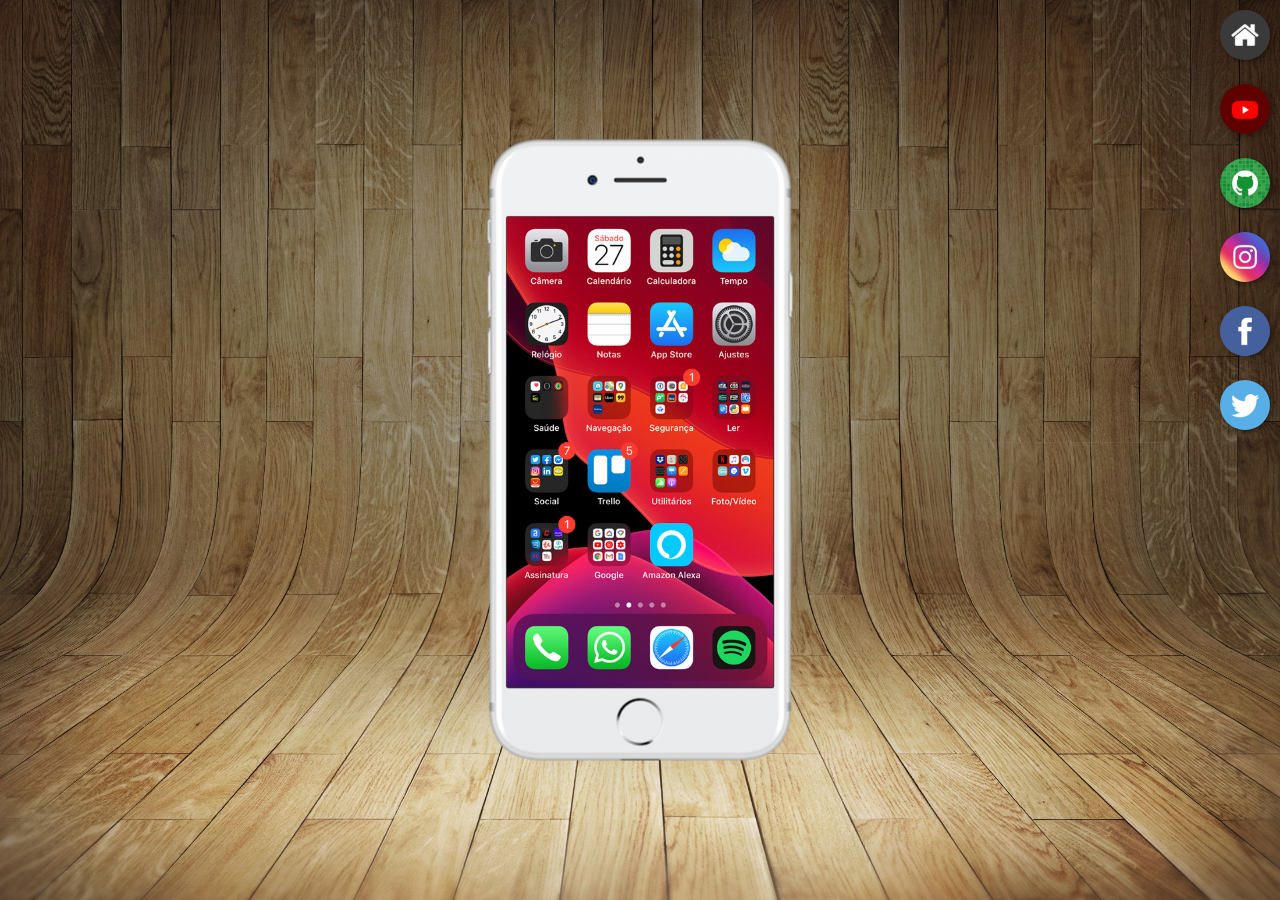
<file: index.html>
<!DOCTYPE html>
<html lang="pt-br">
<head>
    <meta charset="UTF-8">
    <meta name="viewport" content="width=device-width, initial-scale=1.0">
    <link rel="stylesheet" href="estilos/style.css">
    <title>Projeto Redes Sociais</title>
    <link rel="shortcut icon" href="favicon.ico" type="image/x-icon">
</head>
<body>
    <main>
        <section id="telefone">
        <iframe src="home.html" name="tela" id="tela" frameborder="0">
            Seu navegador não é compatível com esse recurso
        </iframe>
        </section>
        <section id="redes-sociais">
            <div class="buttons">
                <a href="home.html" target="tela"><img src="imagens/logo-home.jpg" alt="Home"></a>
                <a href="youtube.html" target="tela"><img src="imagens/logo-youtube.jpg" alt="YouTube"></a>
                <a href="github.html" target="tela"><img src="imagens/logo-github.jpg" alt="GitHub"></a>
                <a href="instagram.html" target="tela"><img src="imagens/logo-instagram.jpg" alt="Instagram"></a>
                <a href="facebook.html" target="tela"><img src="imagens/logo-facebook.jpg" alt="Facebook"></a>
                <a href="twitter.html" target="tela"><img src="imagens/logo-twitter.jpg" alt="Twitter"></a>
            </div>
        </section>
    </main>
</body>
</html>
</file>
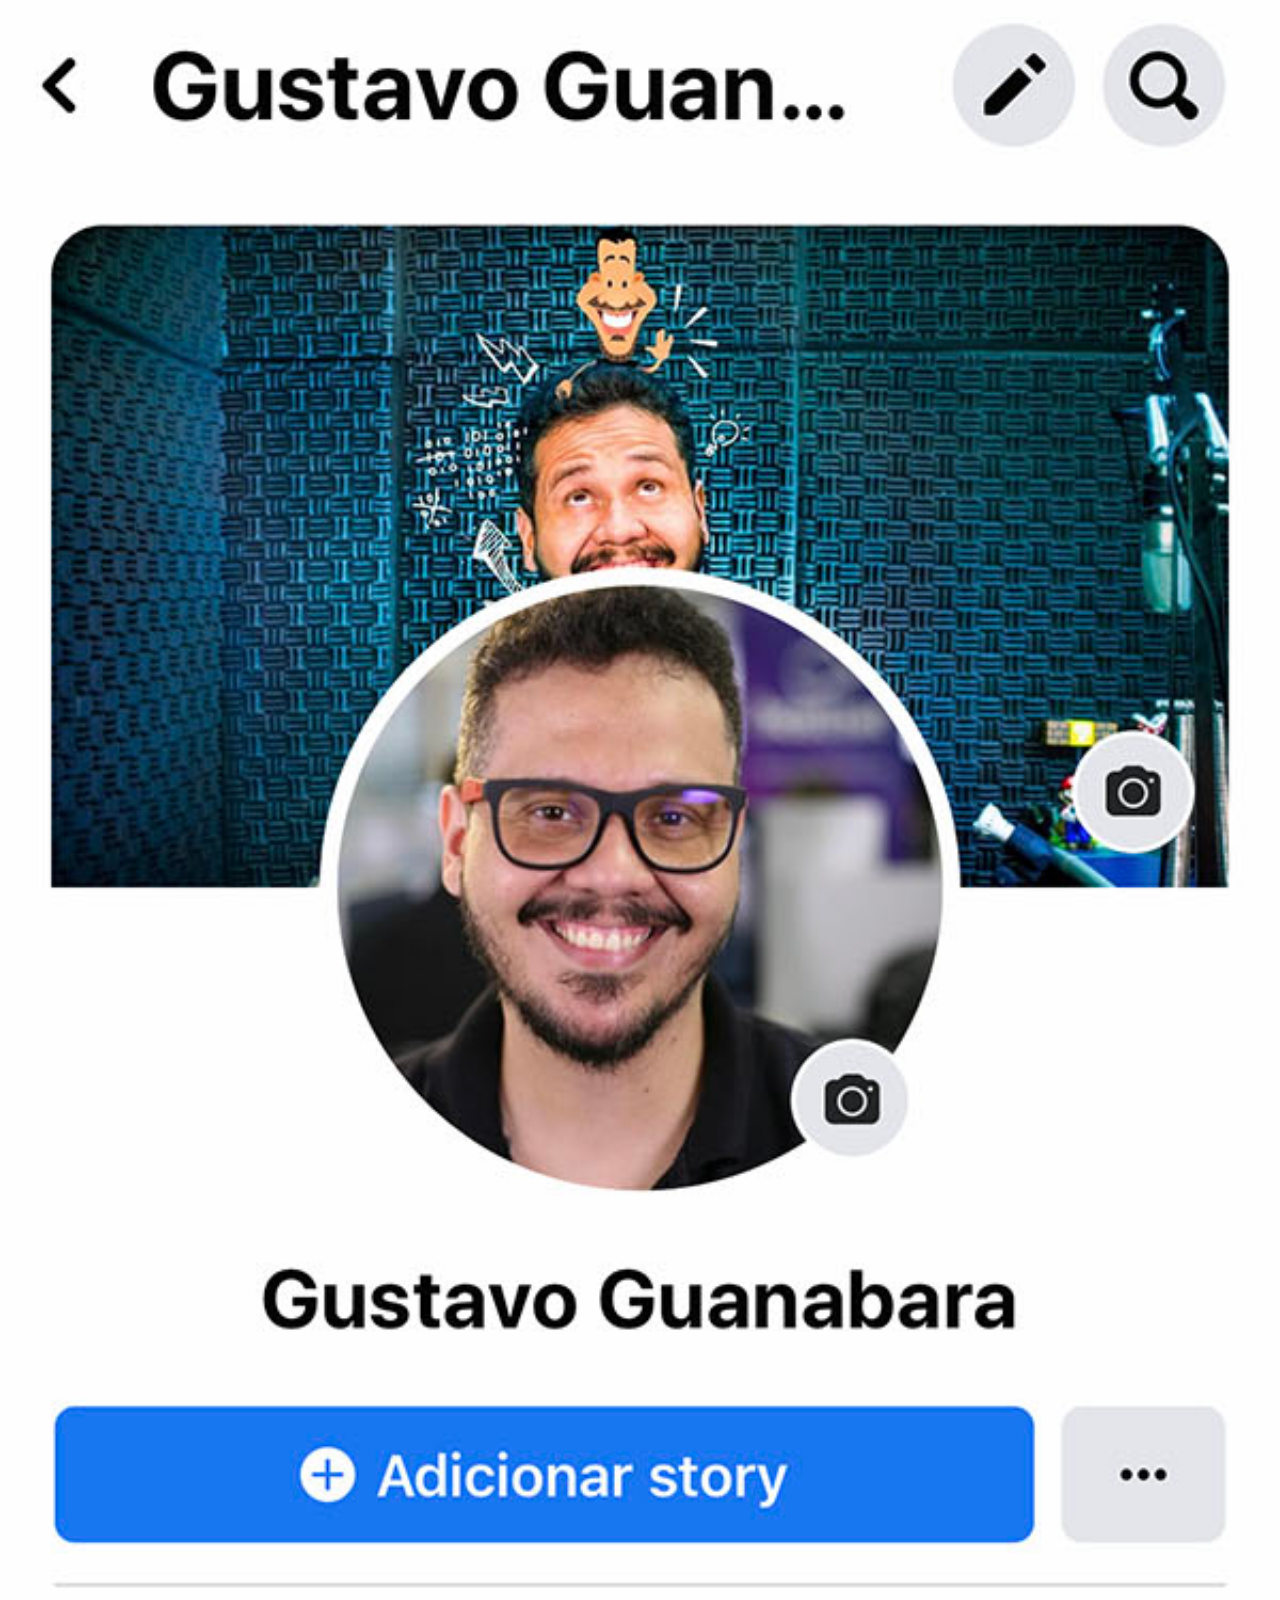
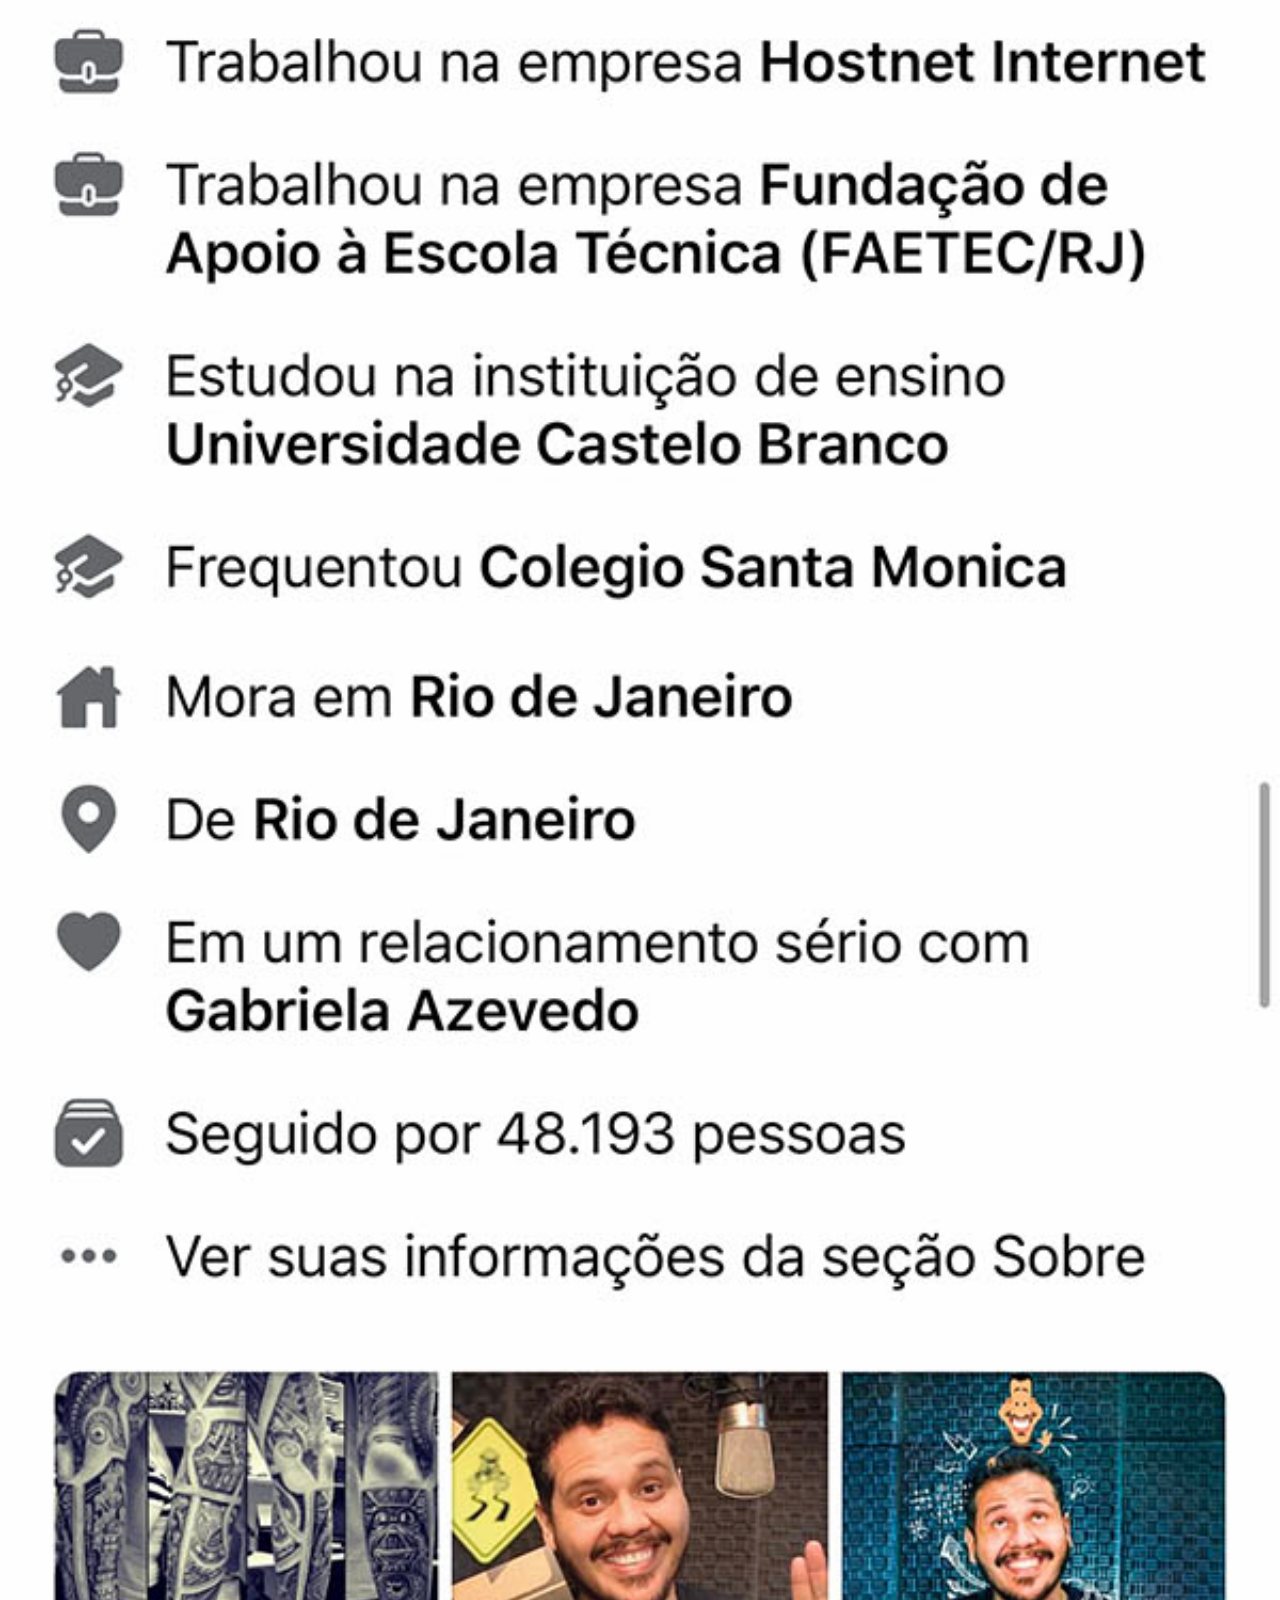
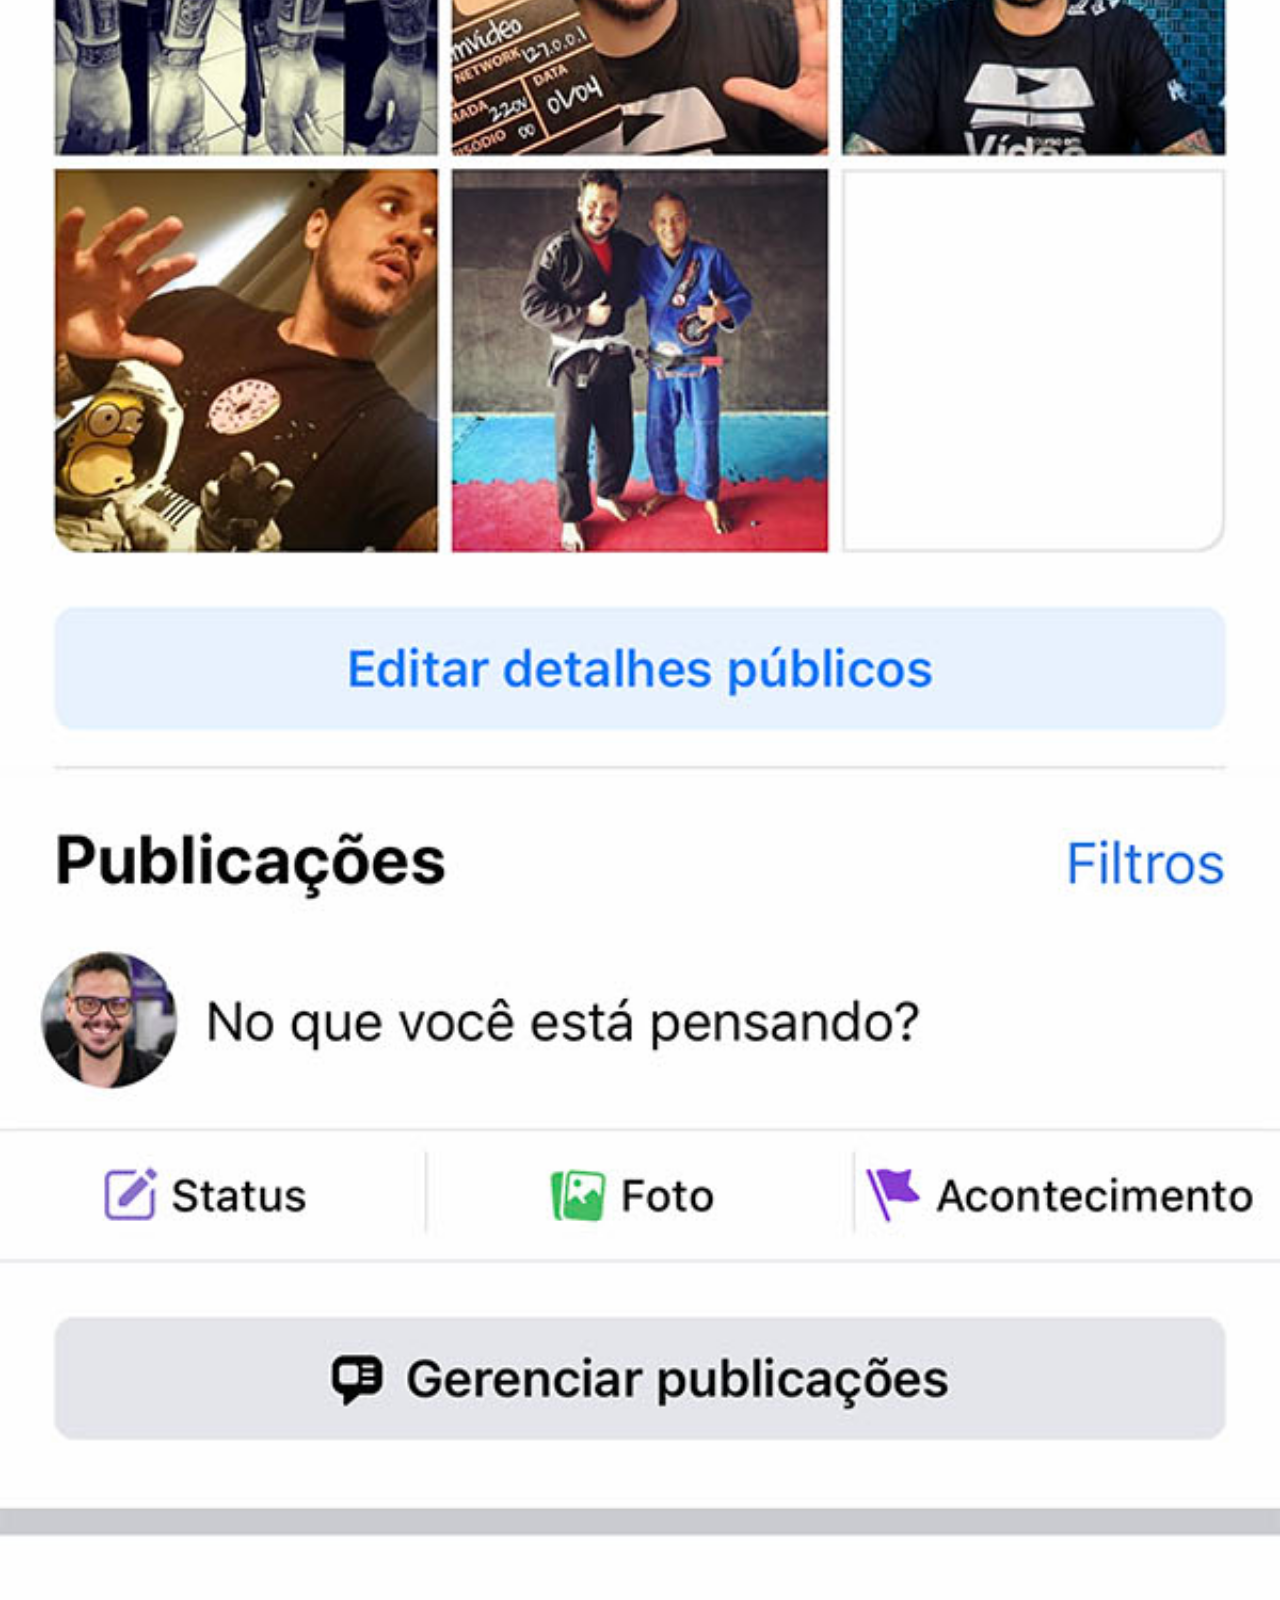
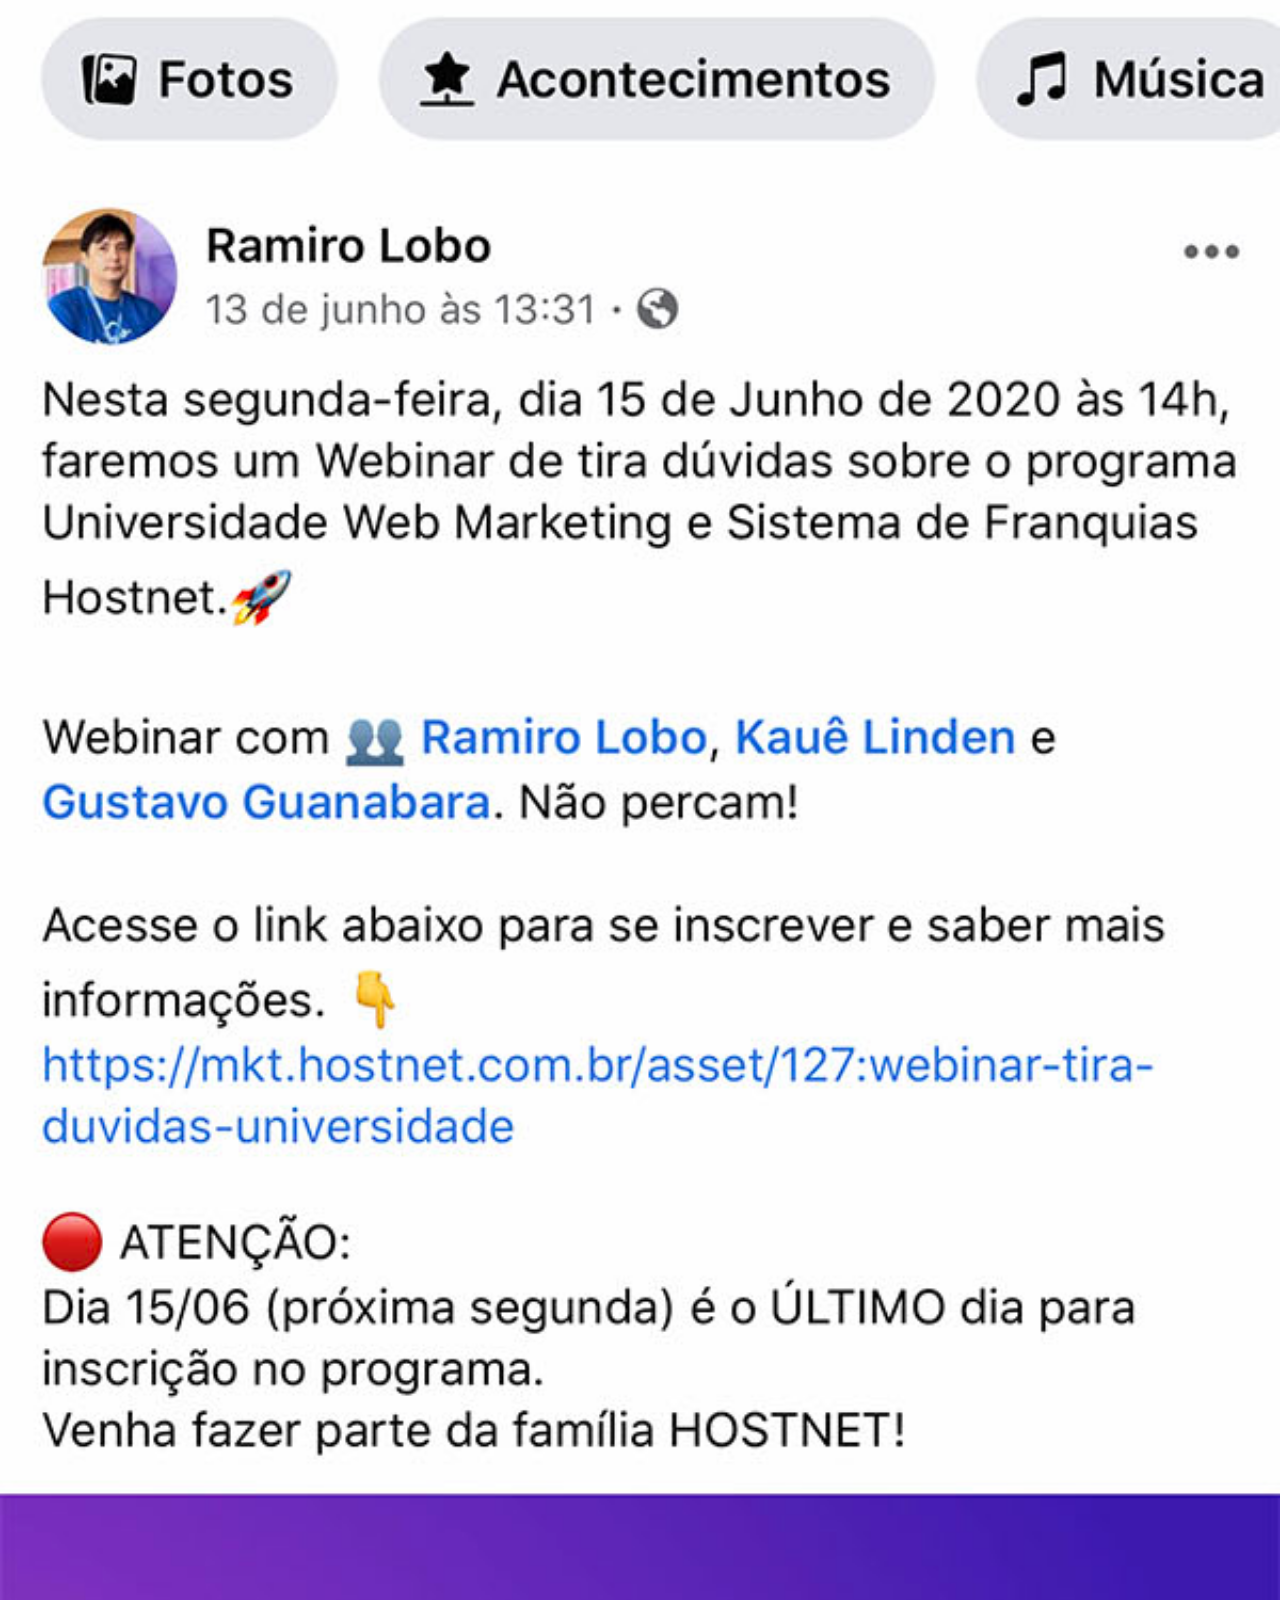
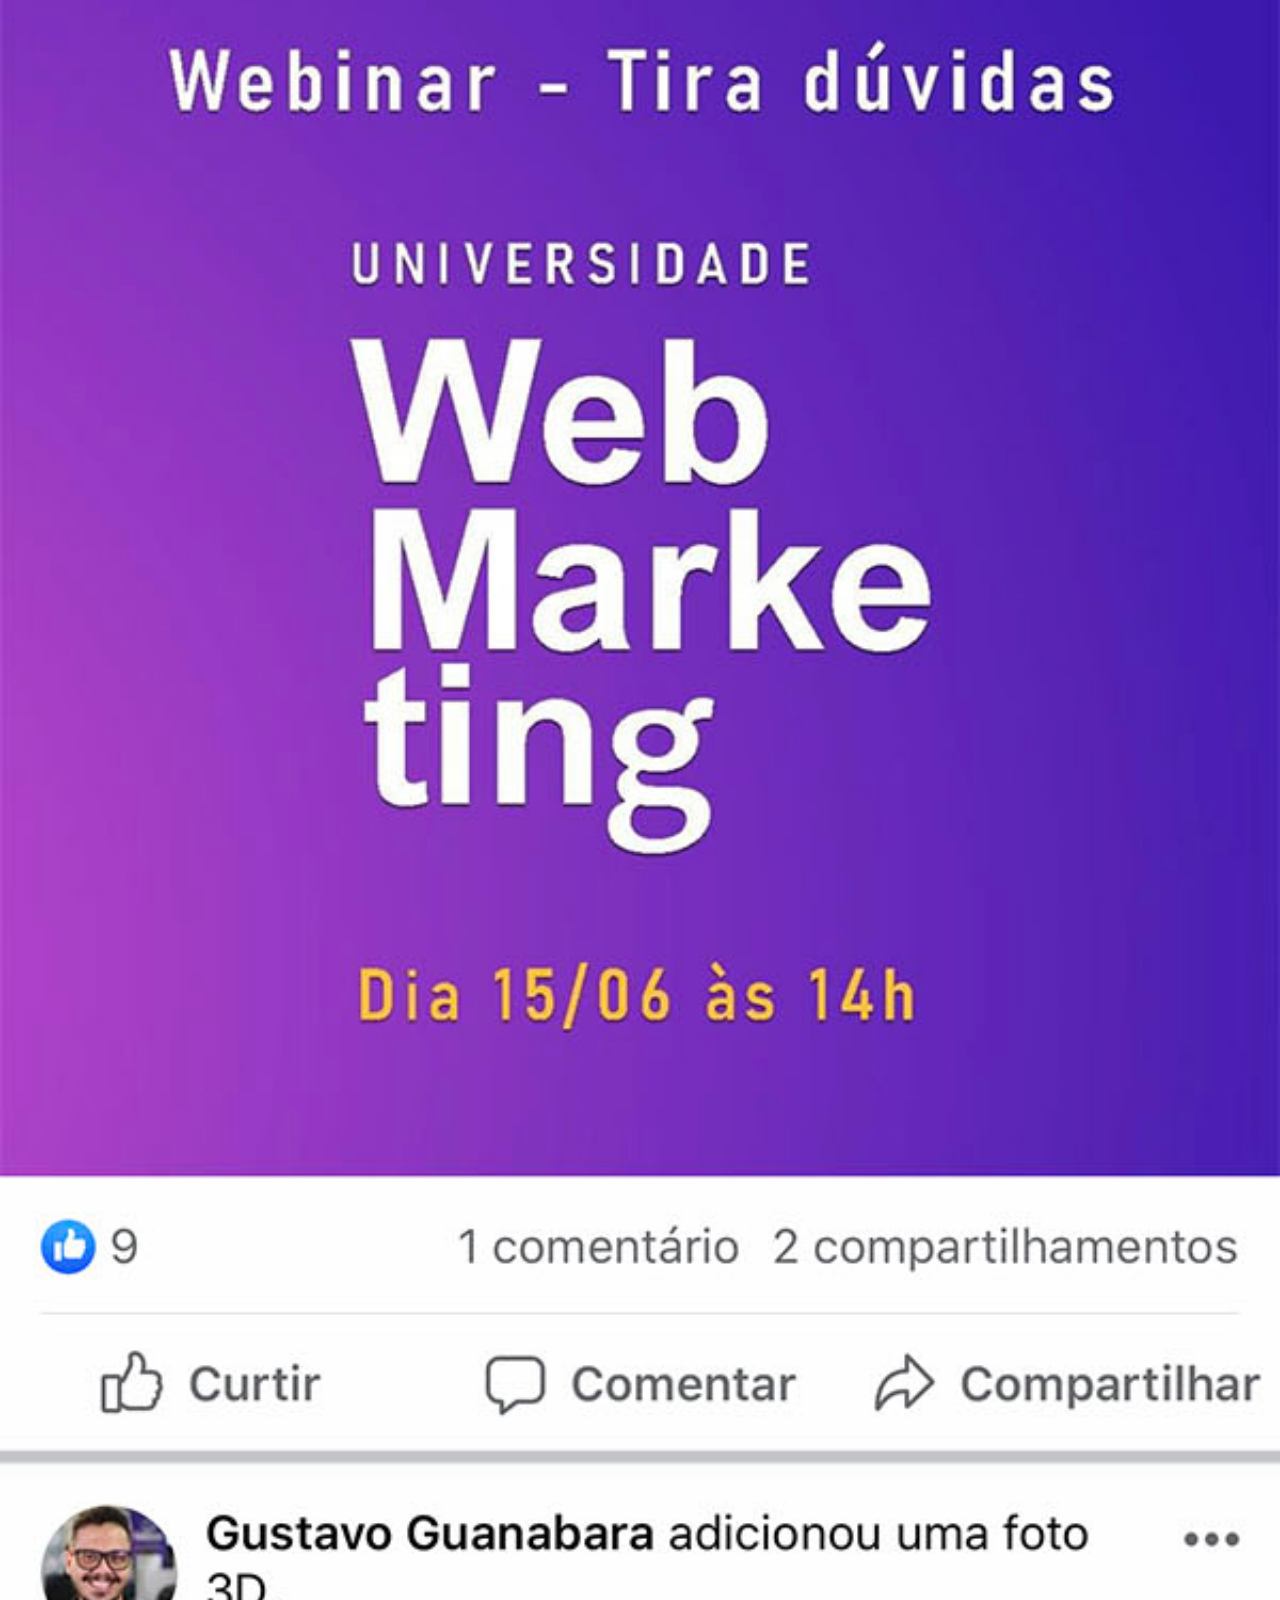
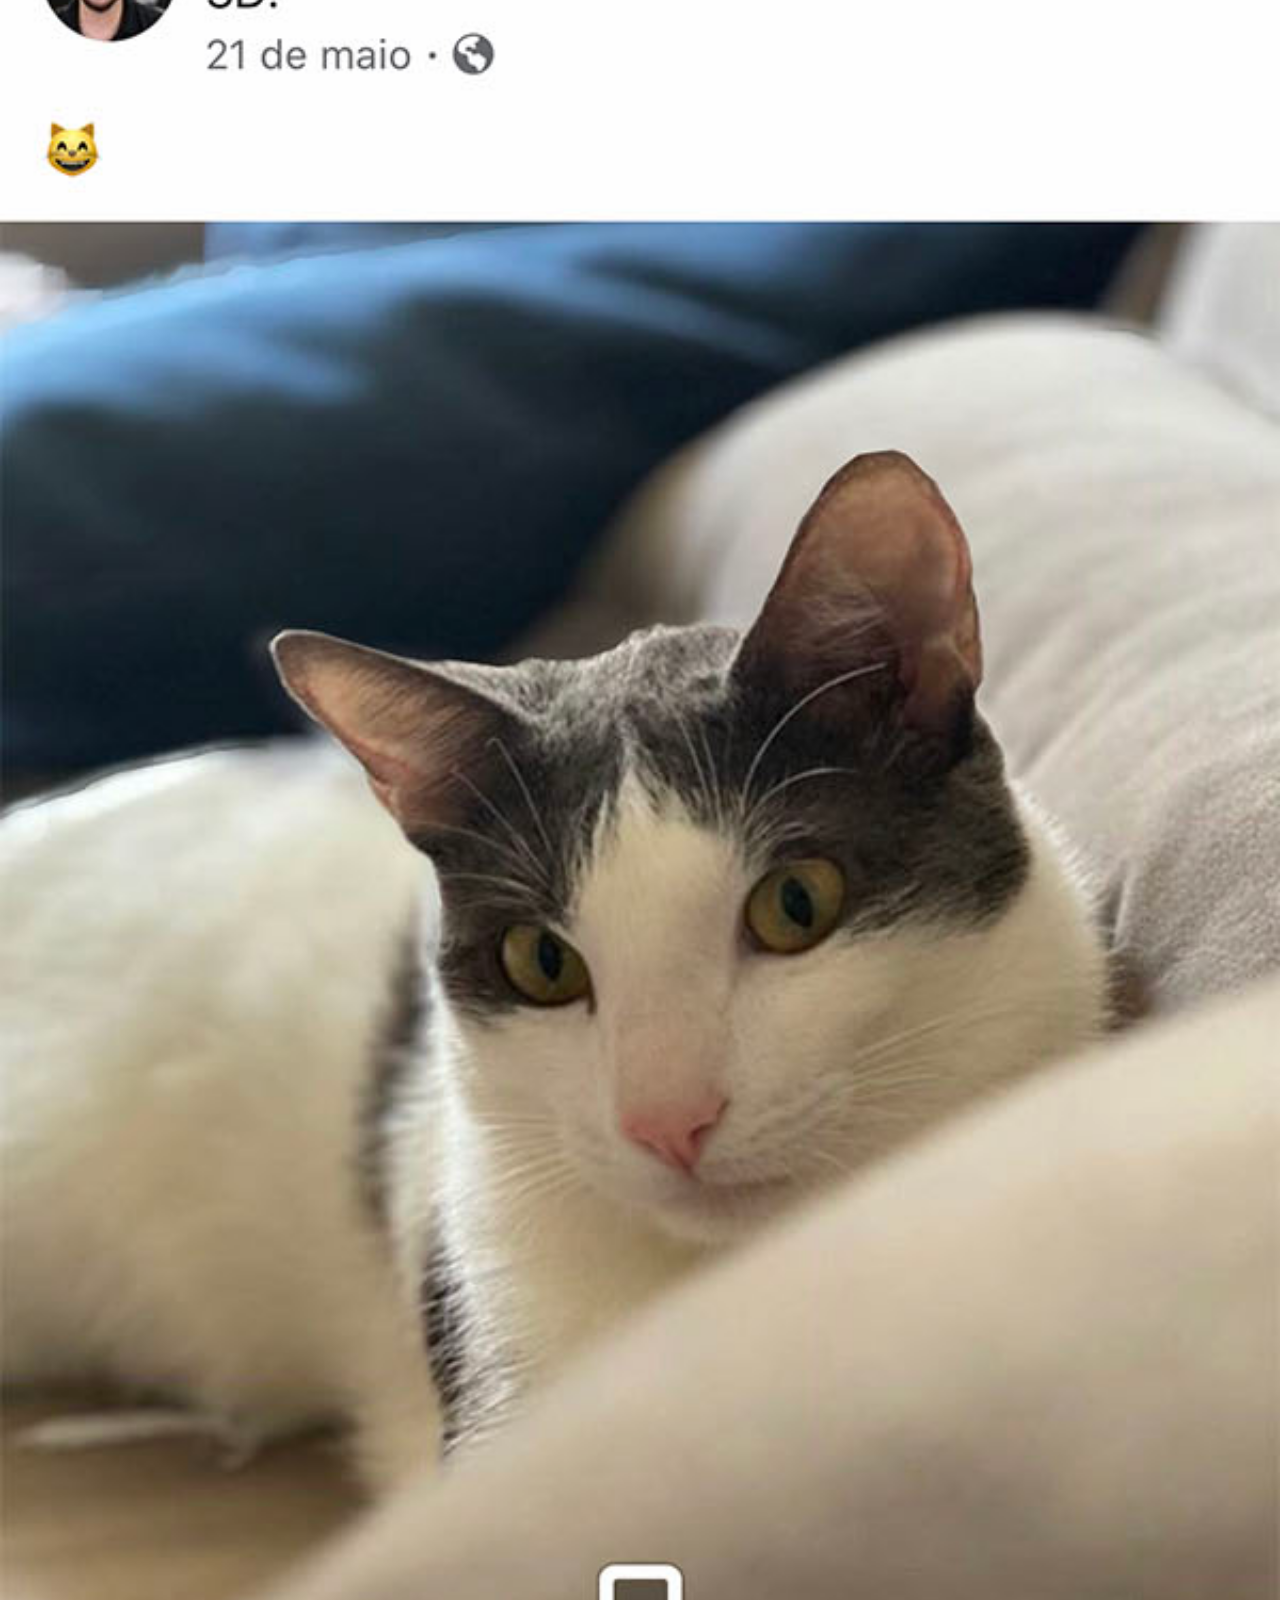
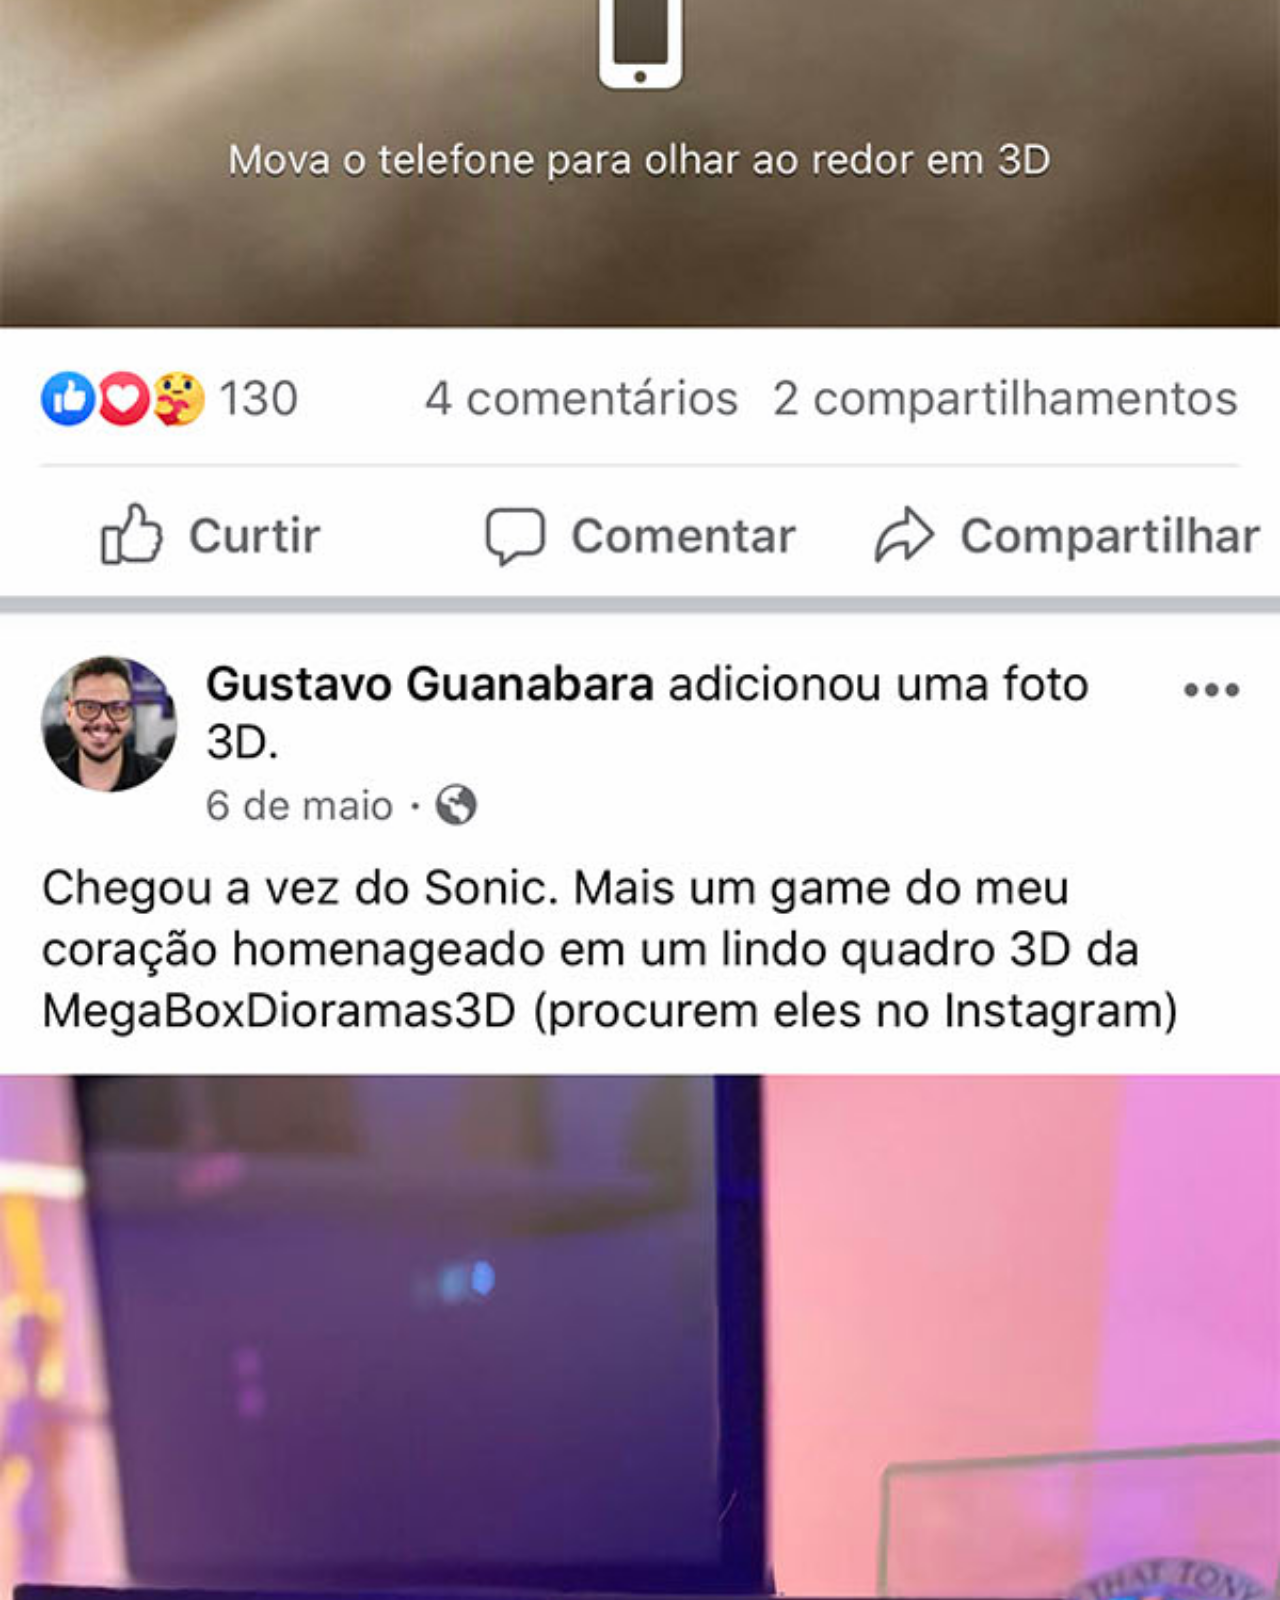
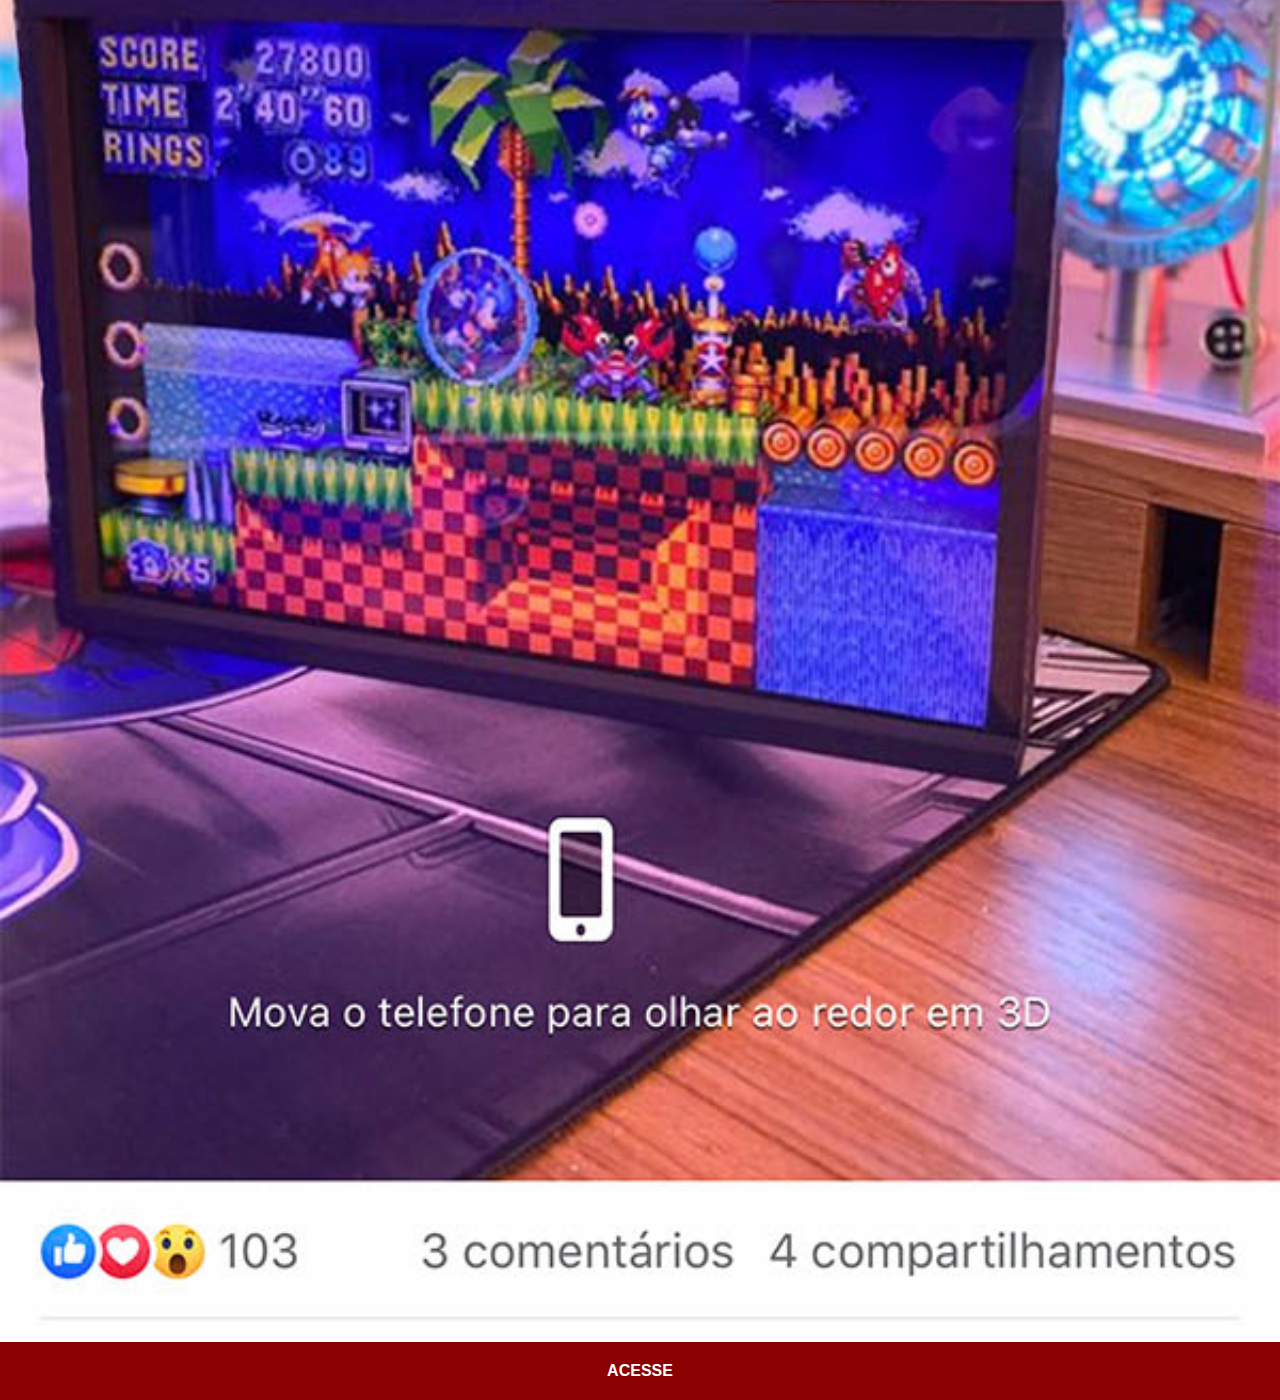
<file: facebook.html>
<!DOCTYPE html>
<html lang="pt-br">
<head>
    <meta charset="UTF-8">
    <meta name="viewport" content="width=device-width, initial-scale=1.0">
    <title>Facebook</title>
    <link rel="stylesheet" href="estilos/social.css">
</head>
<body>
    <img src="imagens/tela-facebook.jpg" alt="Facebook">
    <a href="https://www.facebook.com/gustavoguanabara">ACESSE</a>
</body>
</html>
</file>
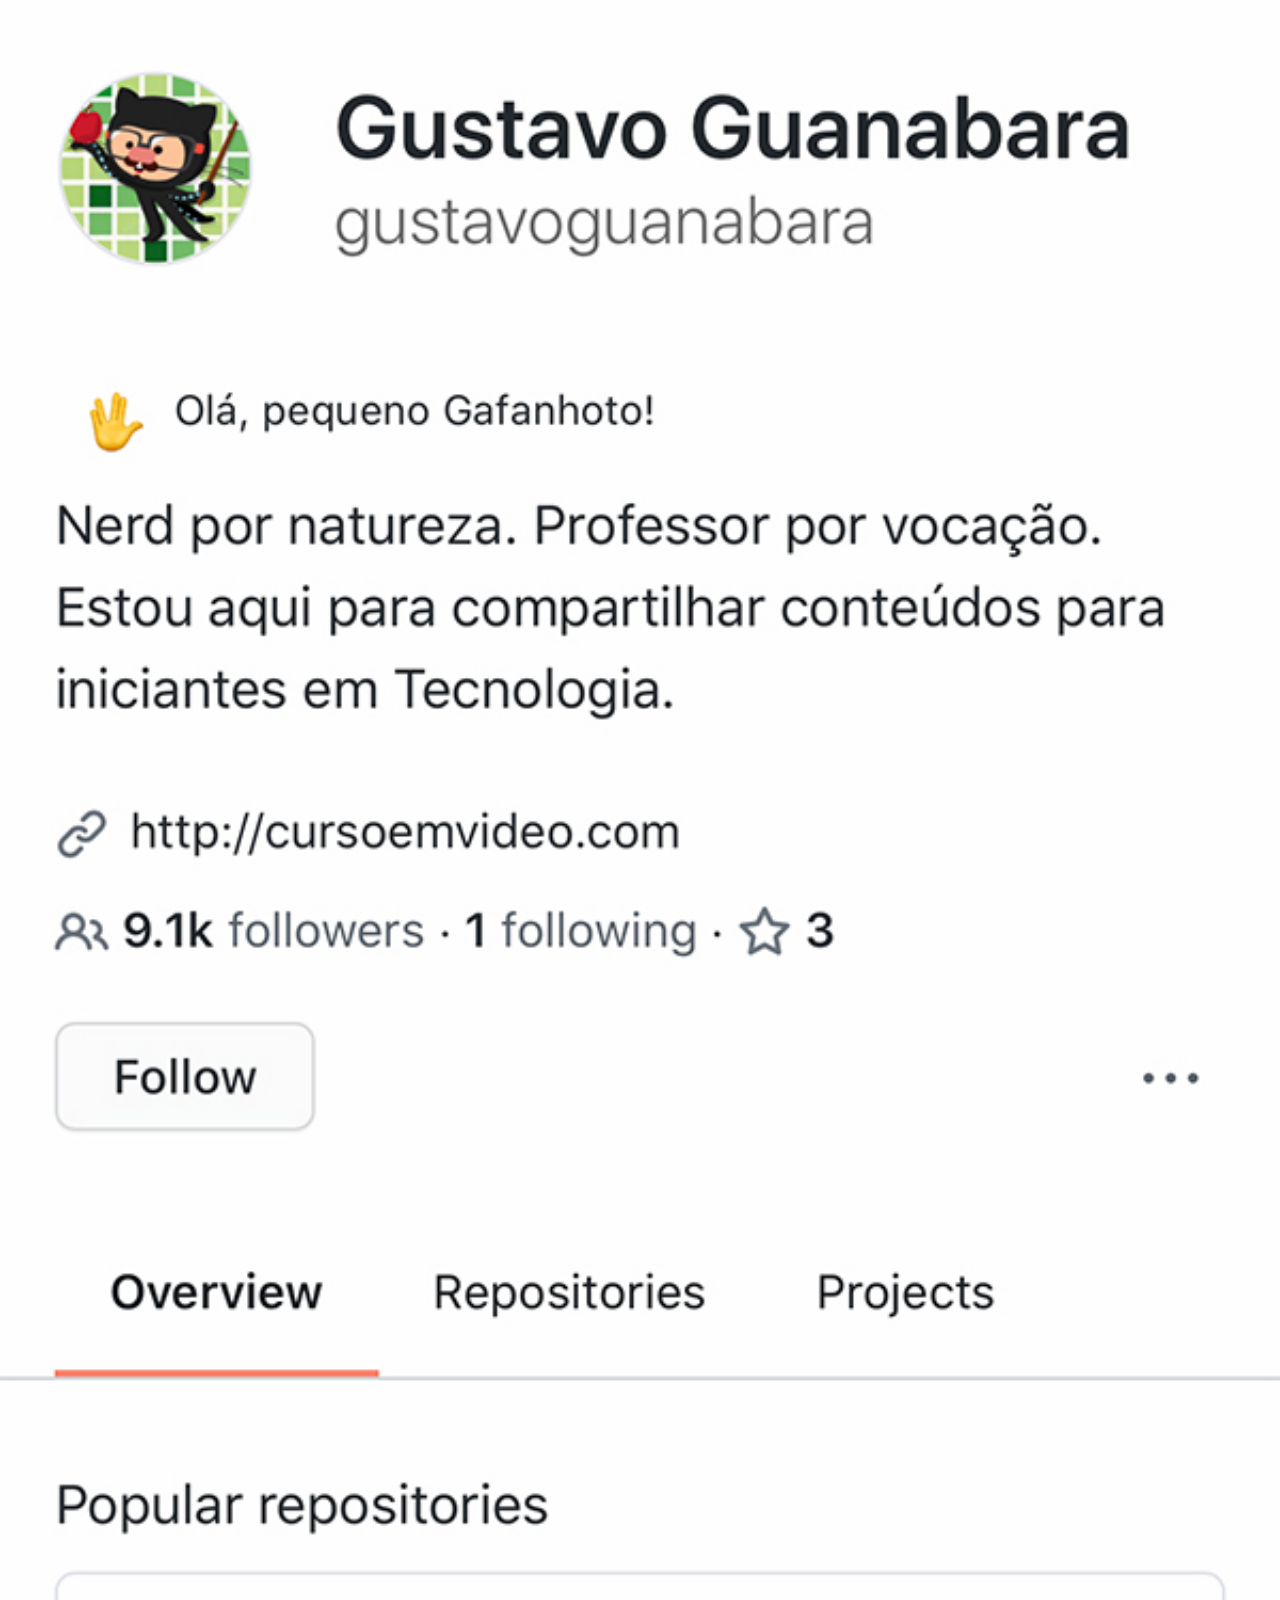
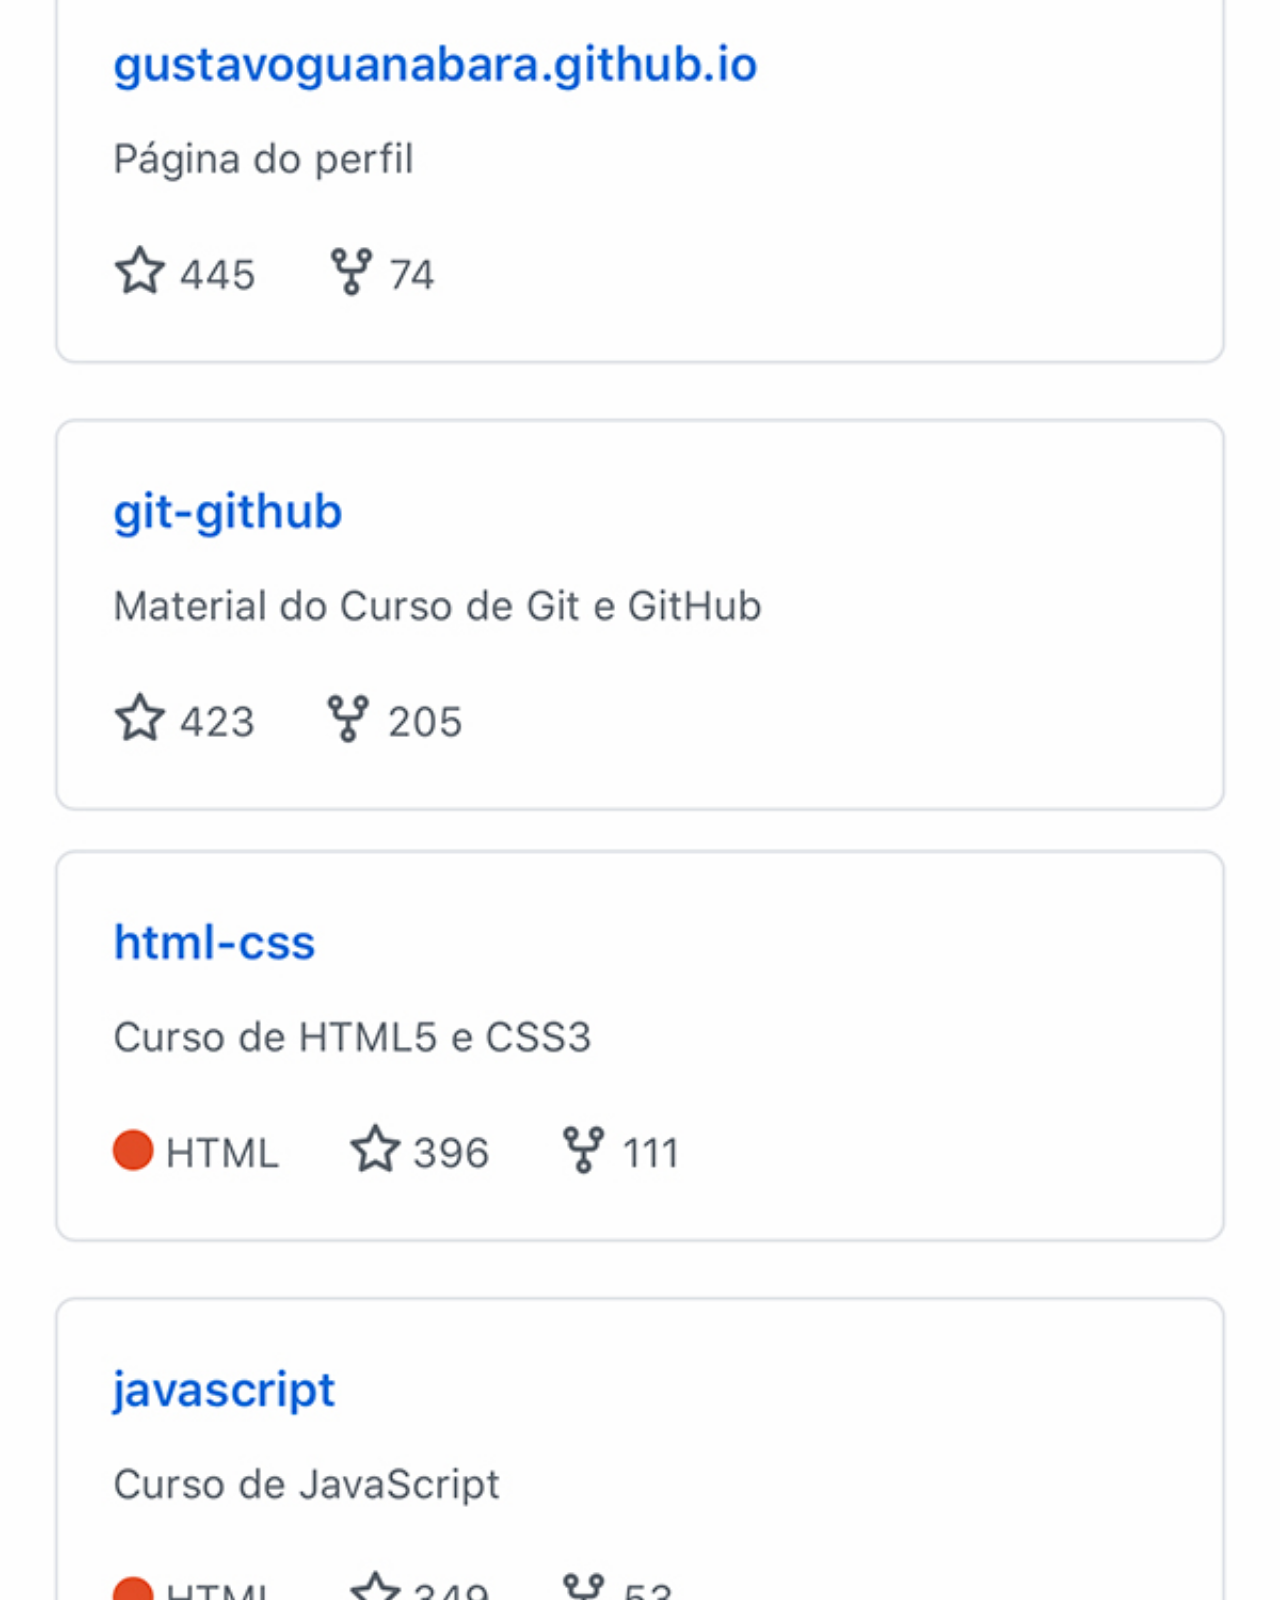
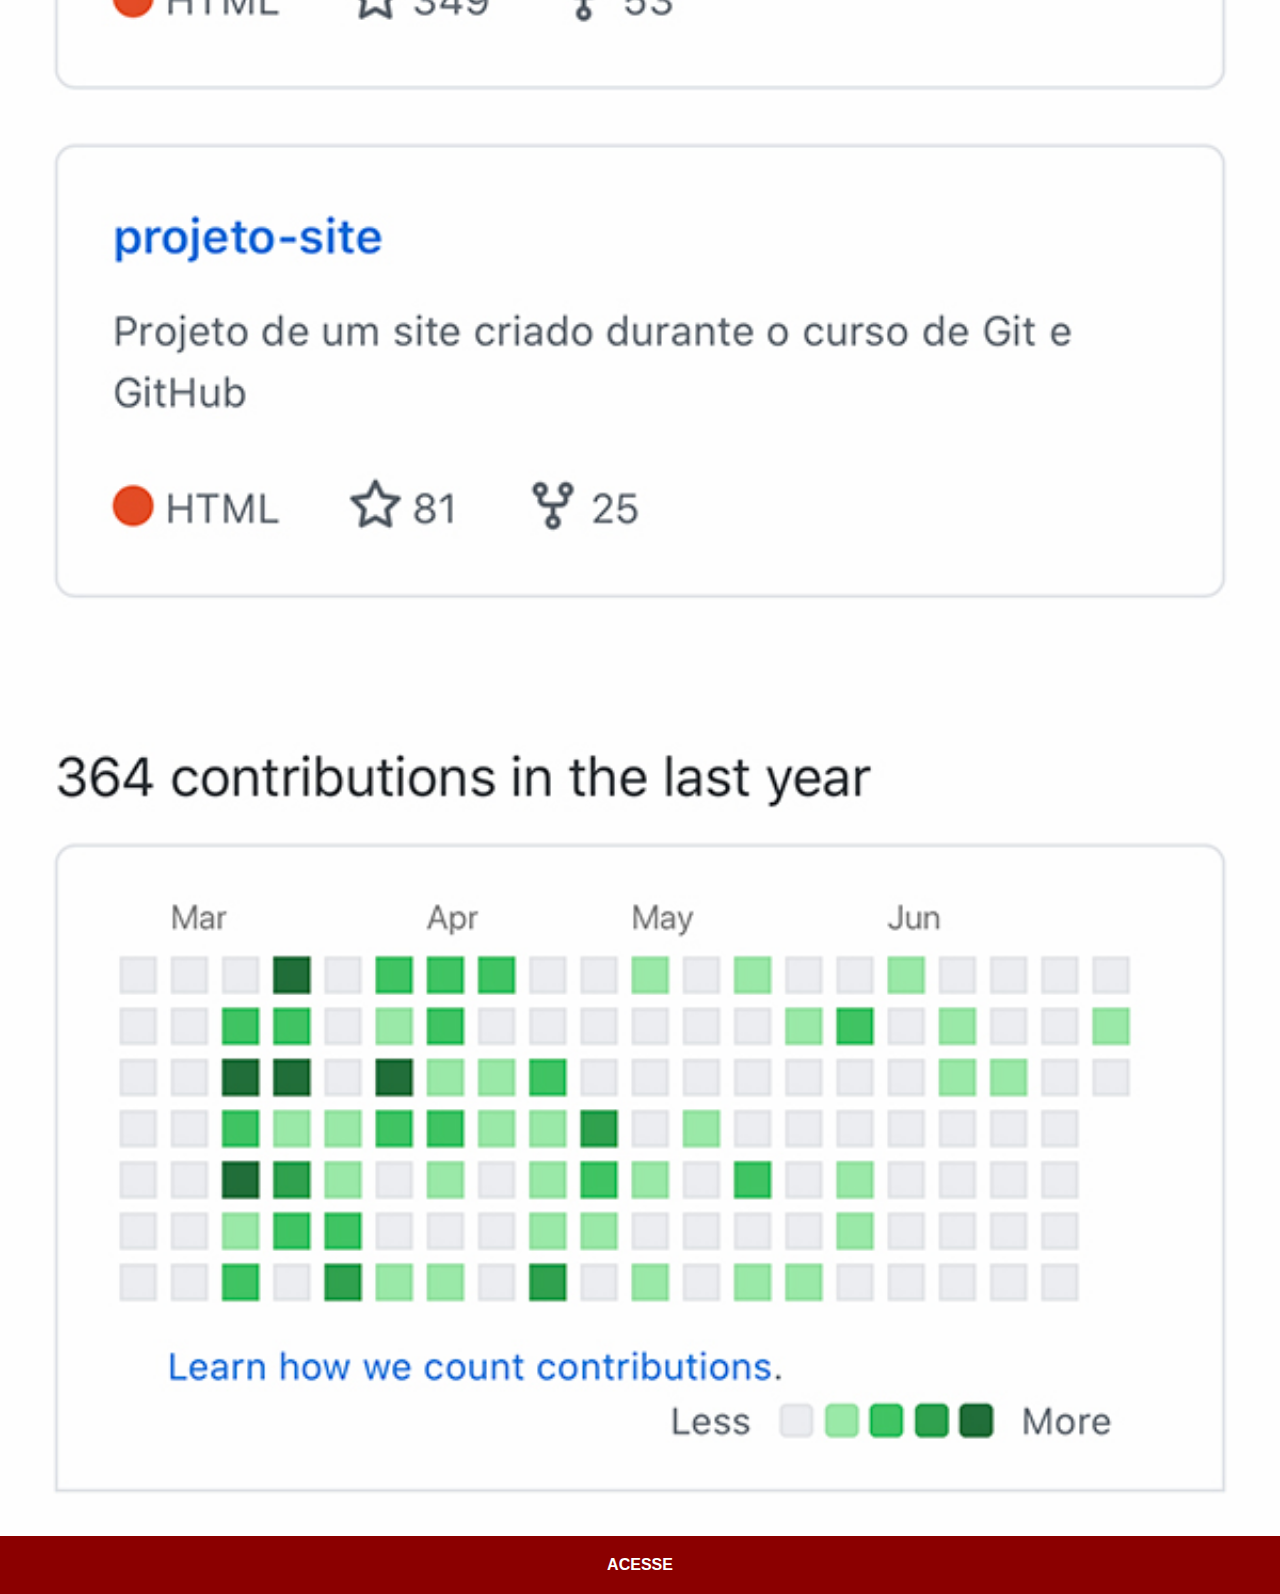
<file: github.html>
<!DOCTYPE html>
<html lang="pt-br">
<head>
    <meta charset="UTF-8">
    <meta name="viewport" content="width=device-width, initial-scale=1.0">
    <title>GitHub</title>
    <link rel="stylesheet" href="estilos/social.css">
</head>
<body>
    <img src="imagens/tela-github.jpg" alt="GitHub">
    <a href="https://www.github.com/gustavoguanabara/" target="_blank">ACESSE</a>
</body>
</html>
</file>
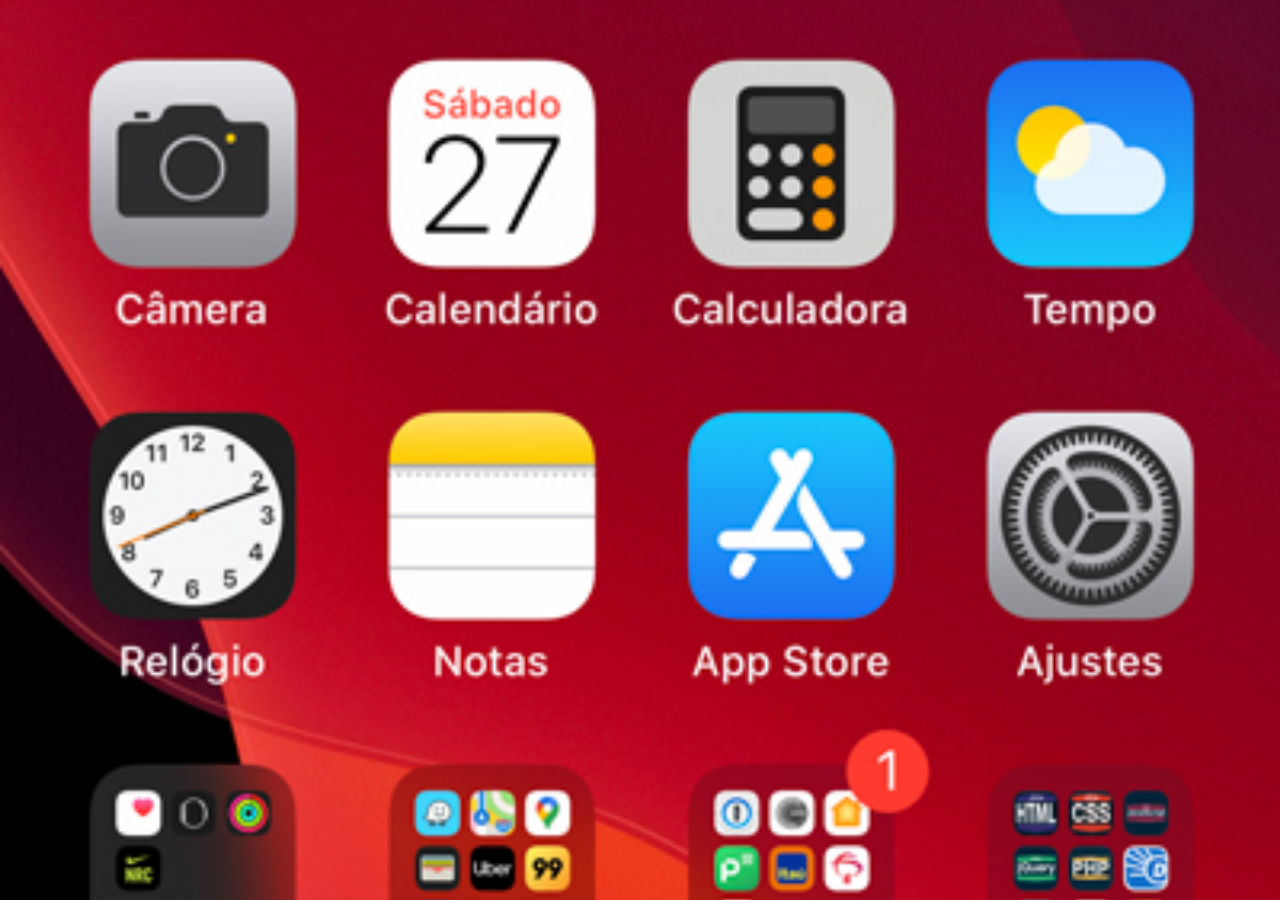
<file: home.html>
<!DOCTYPE html>
<html lang="´t-br">
<head>
    <meta charset="UTF-8">
    <meta name="viewport" content="width=device-width, initial-scale=1.0">
    <title>Home</title>
    <style>
        *{
            margin: 0;
            padding: 0;
        }

        body{
            width: 100vw;
            height: 100vh;
            background: black url('imagens/tela-home.jpg') no-repeat top center;
            background-size: cover;
        }
    </style>
</head>
<body>
    
</body>
</html>
</file>
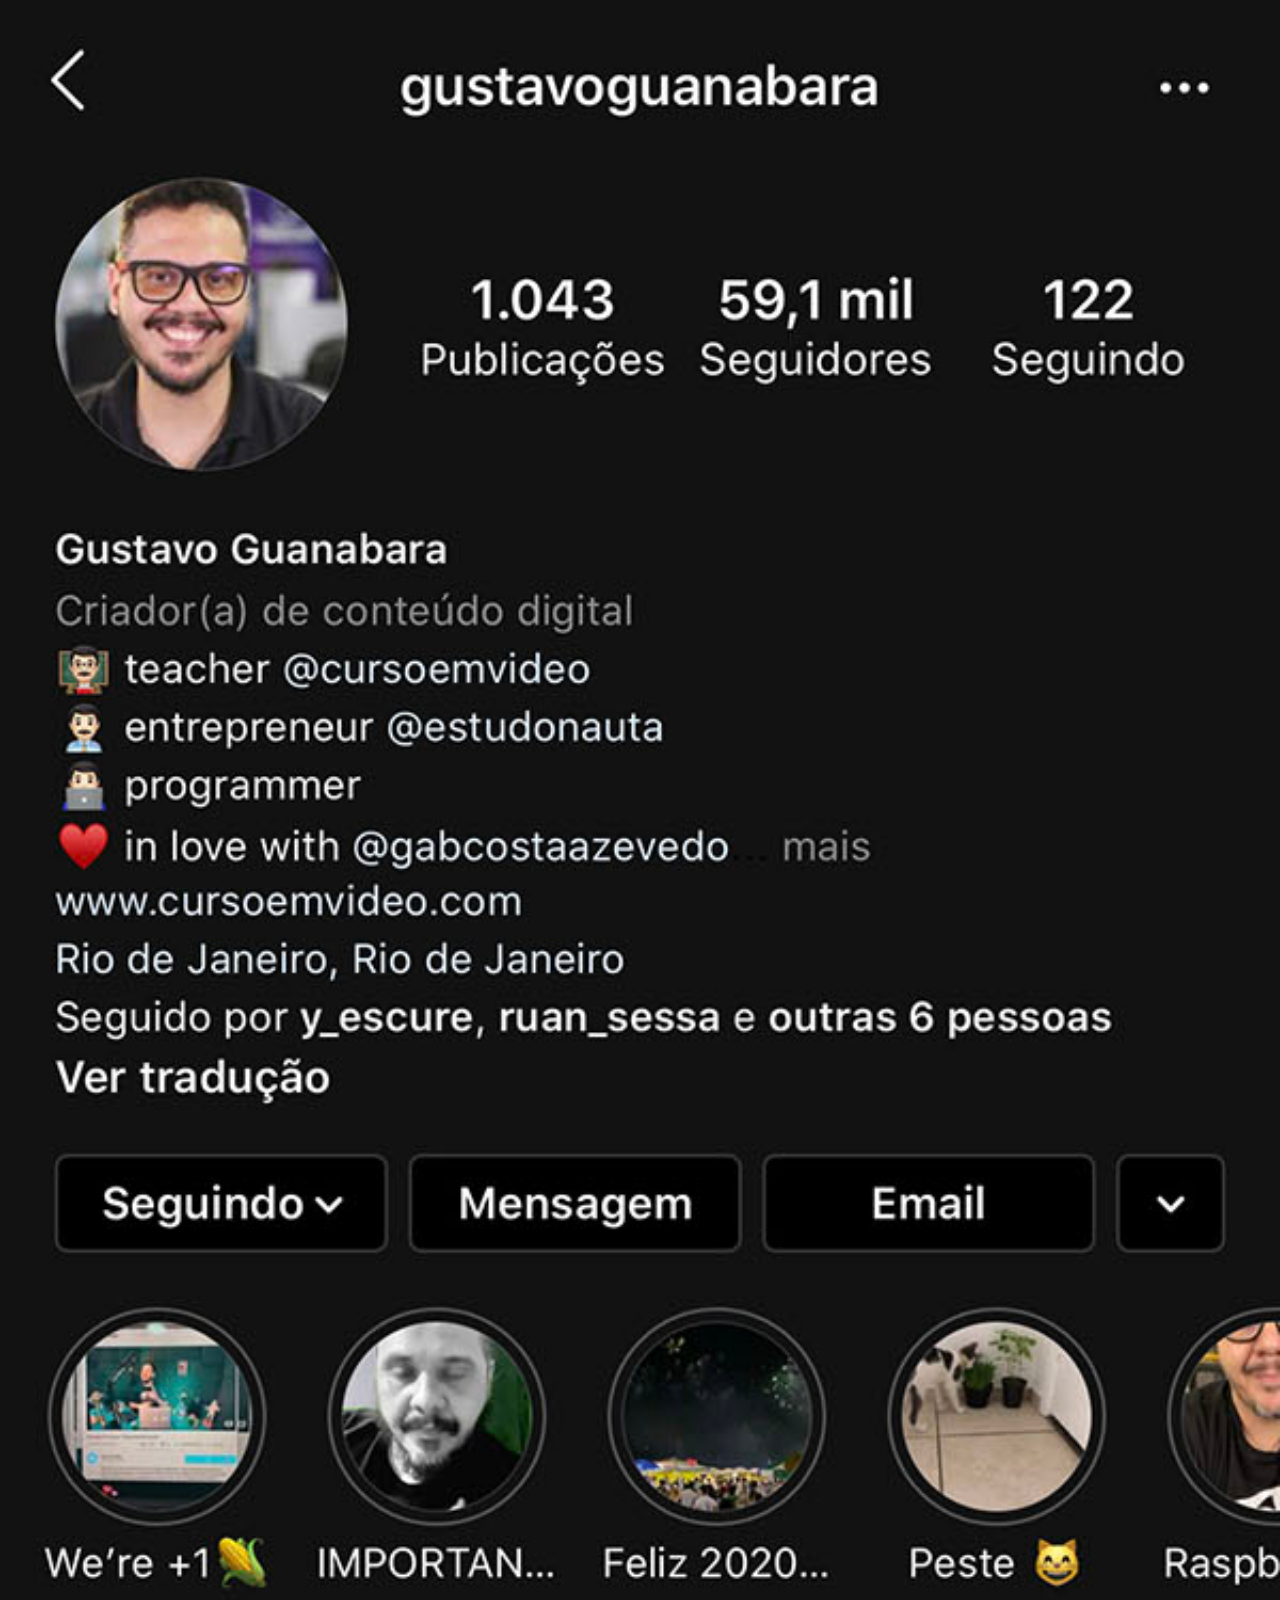
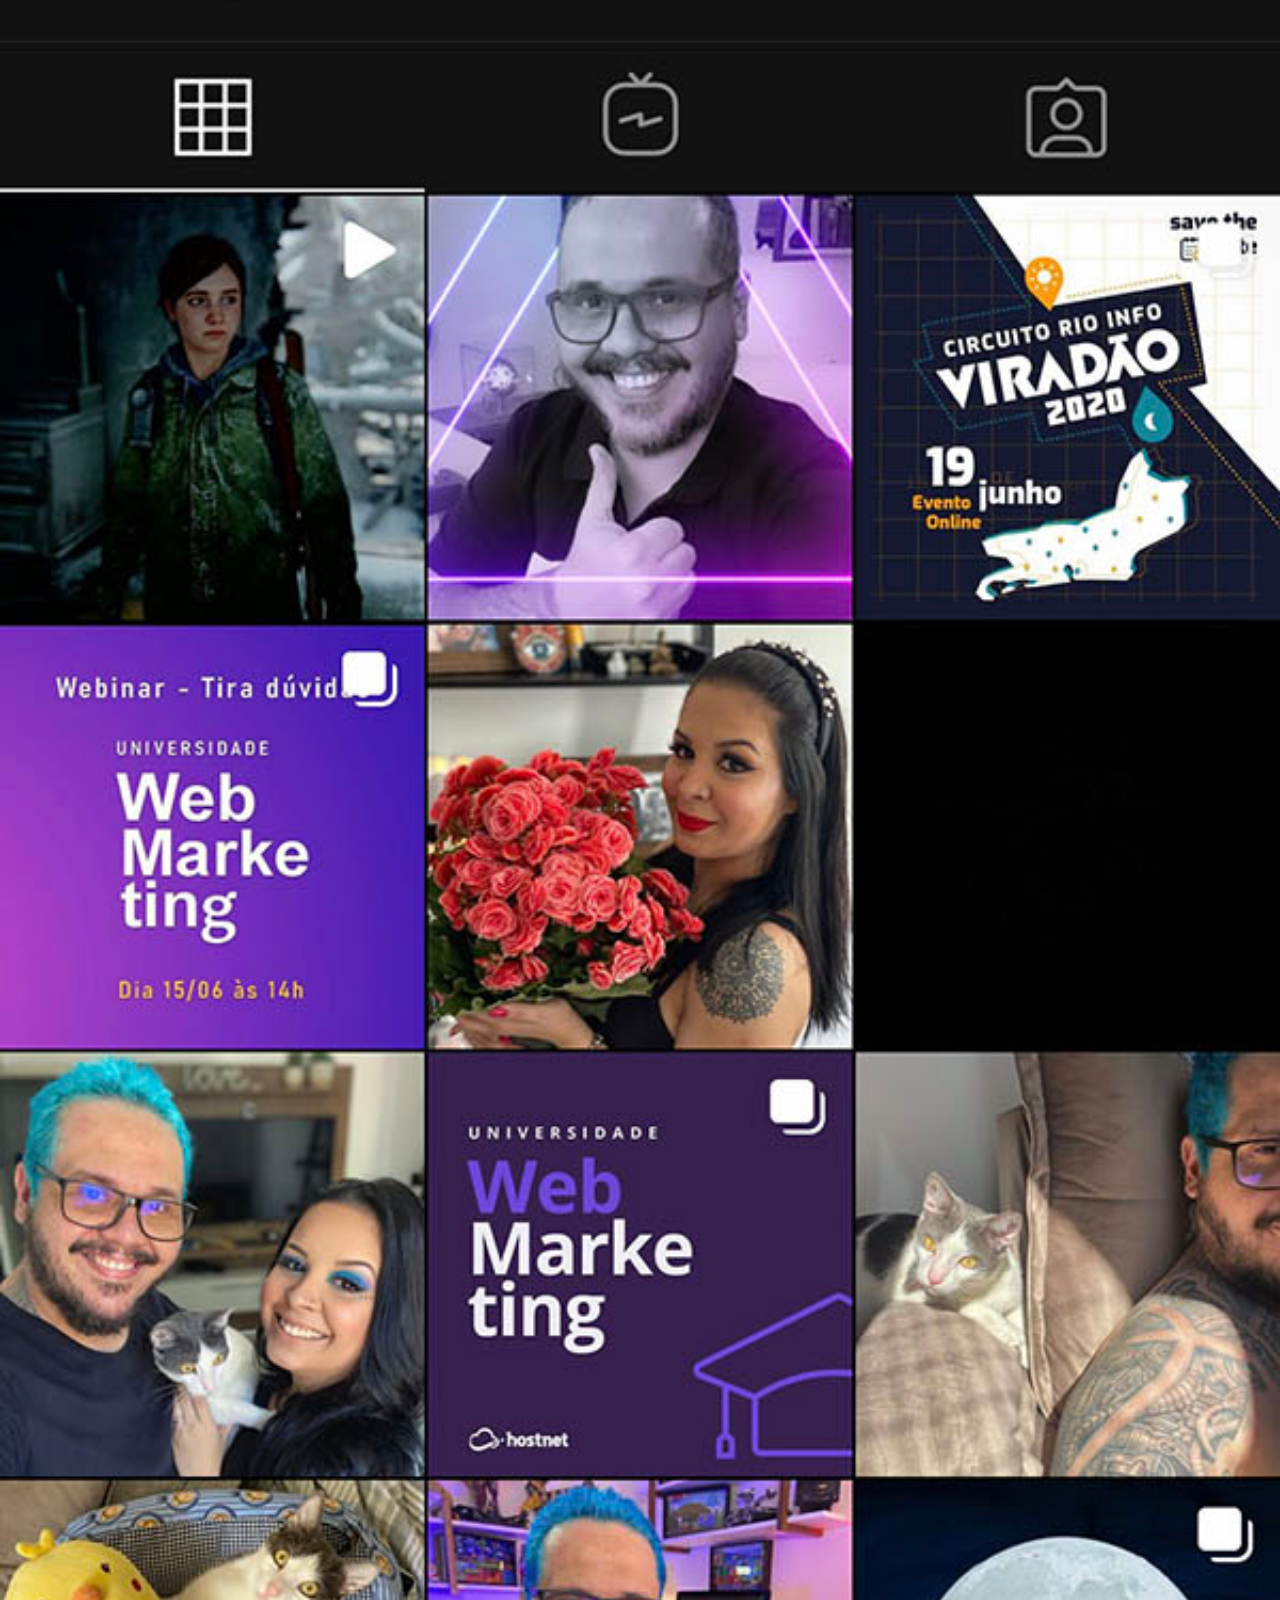
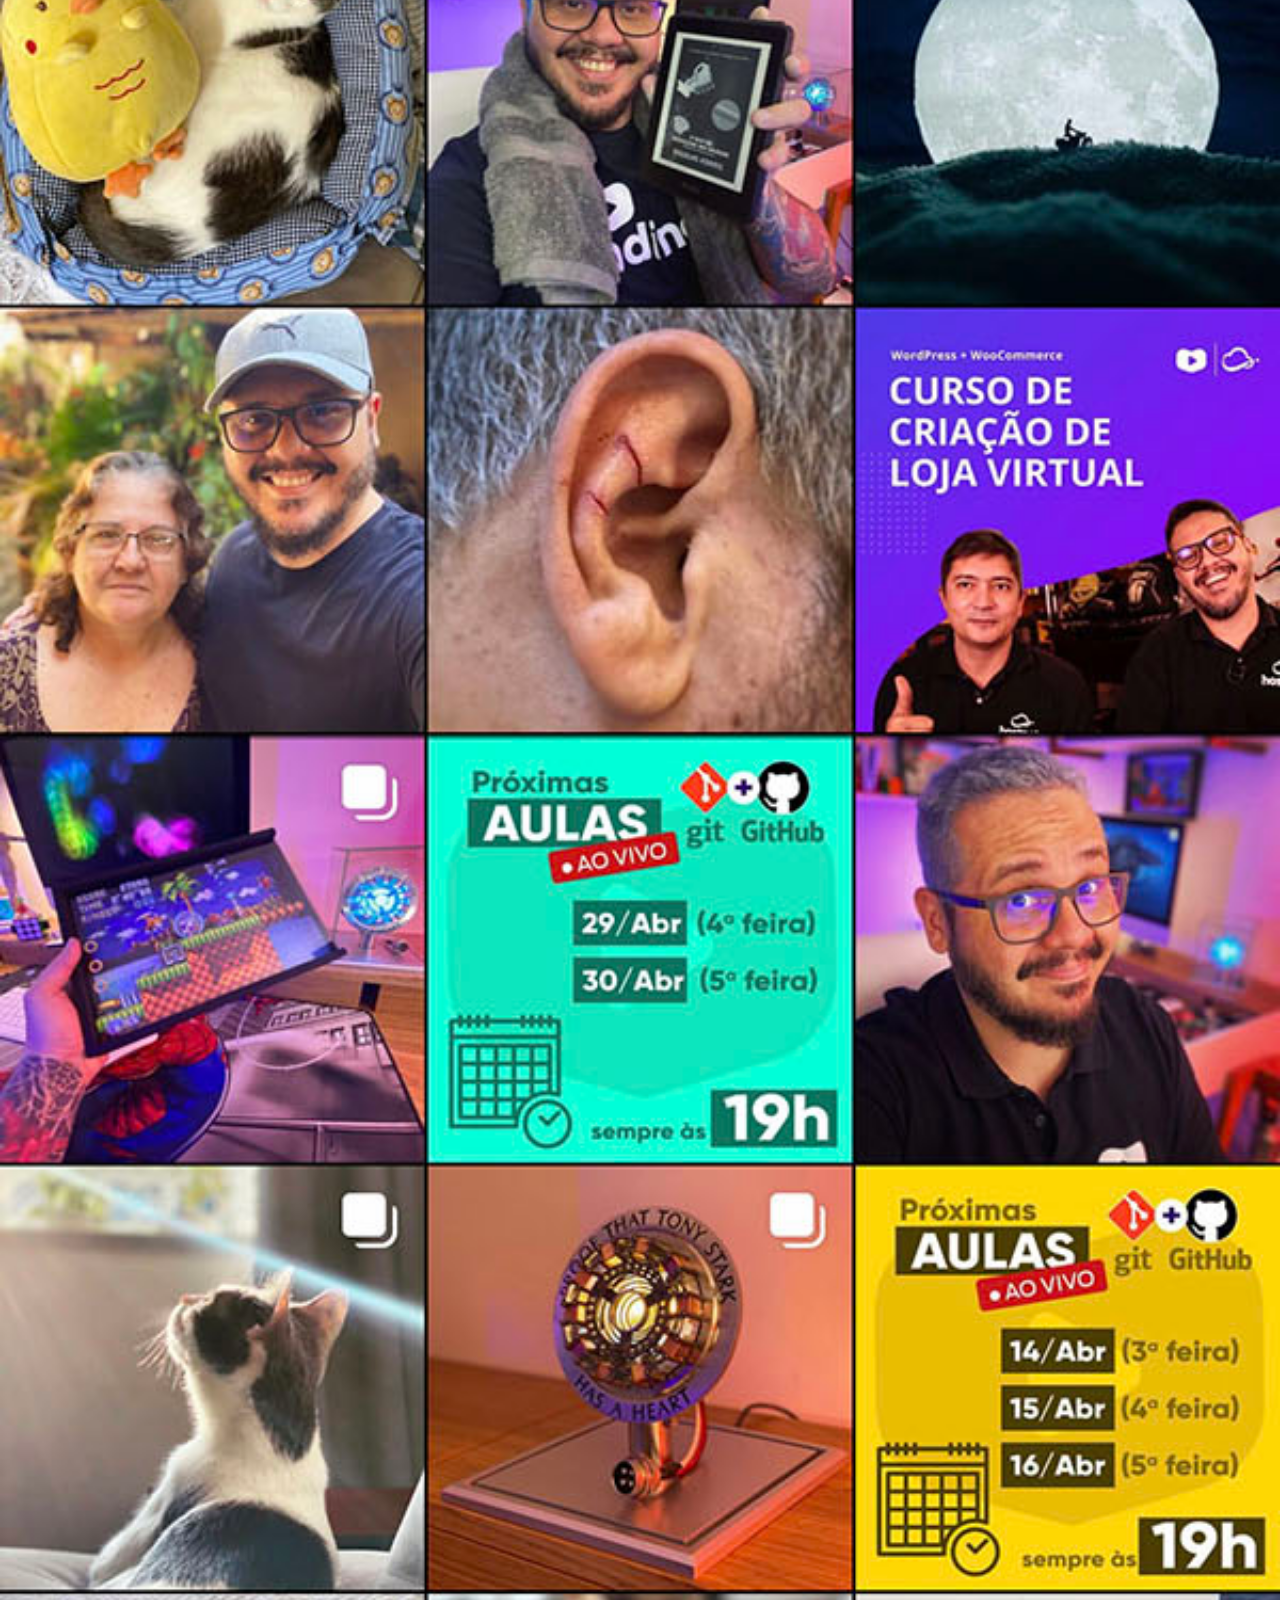
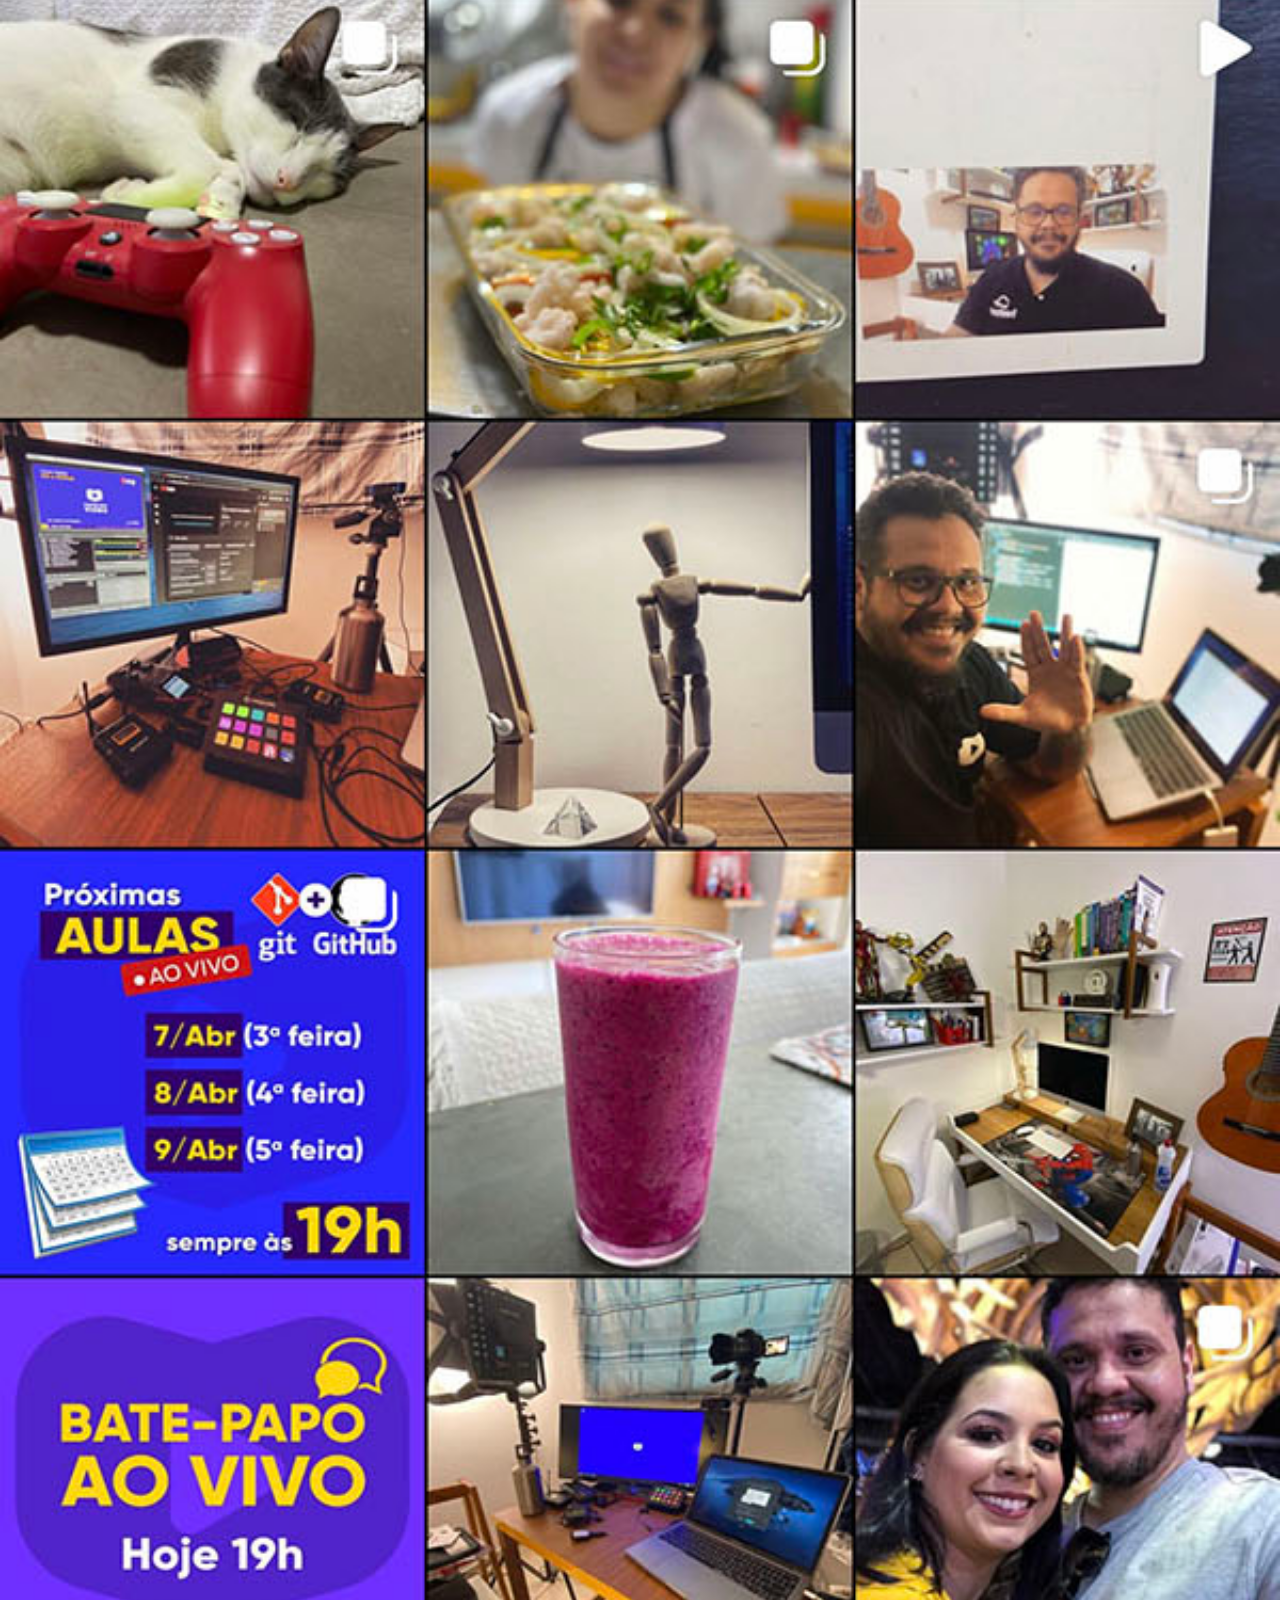
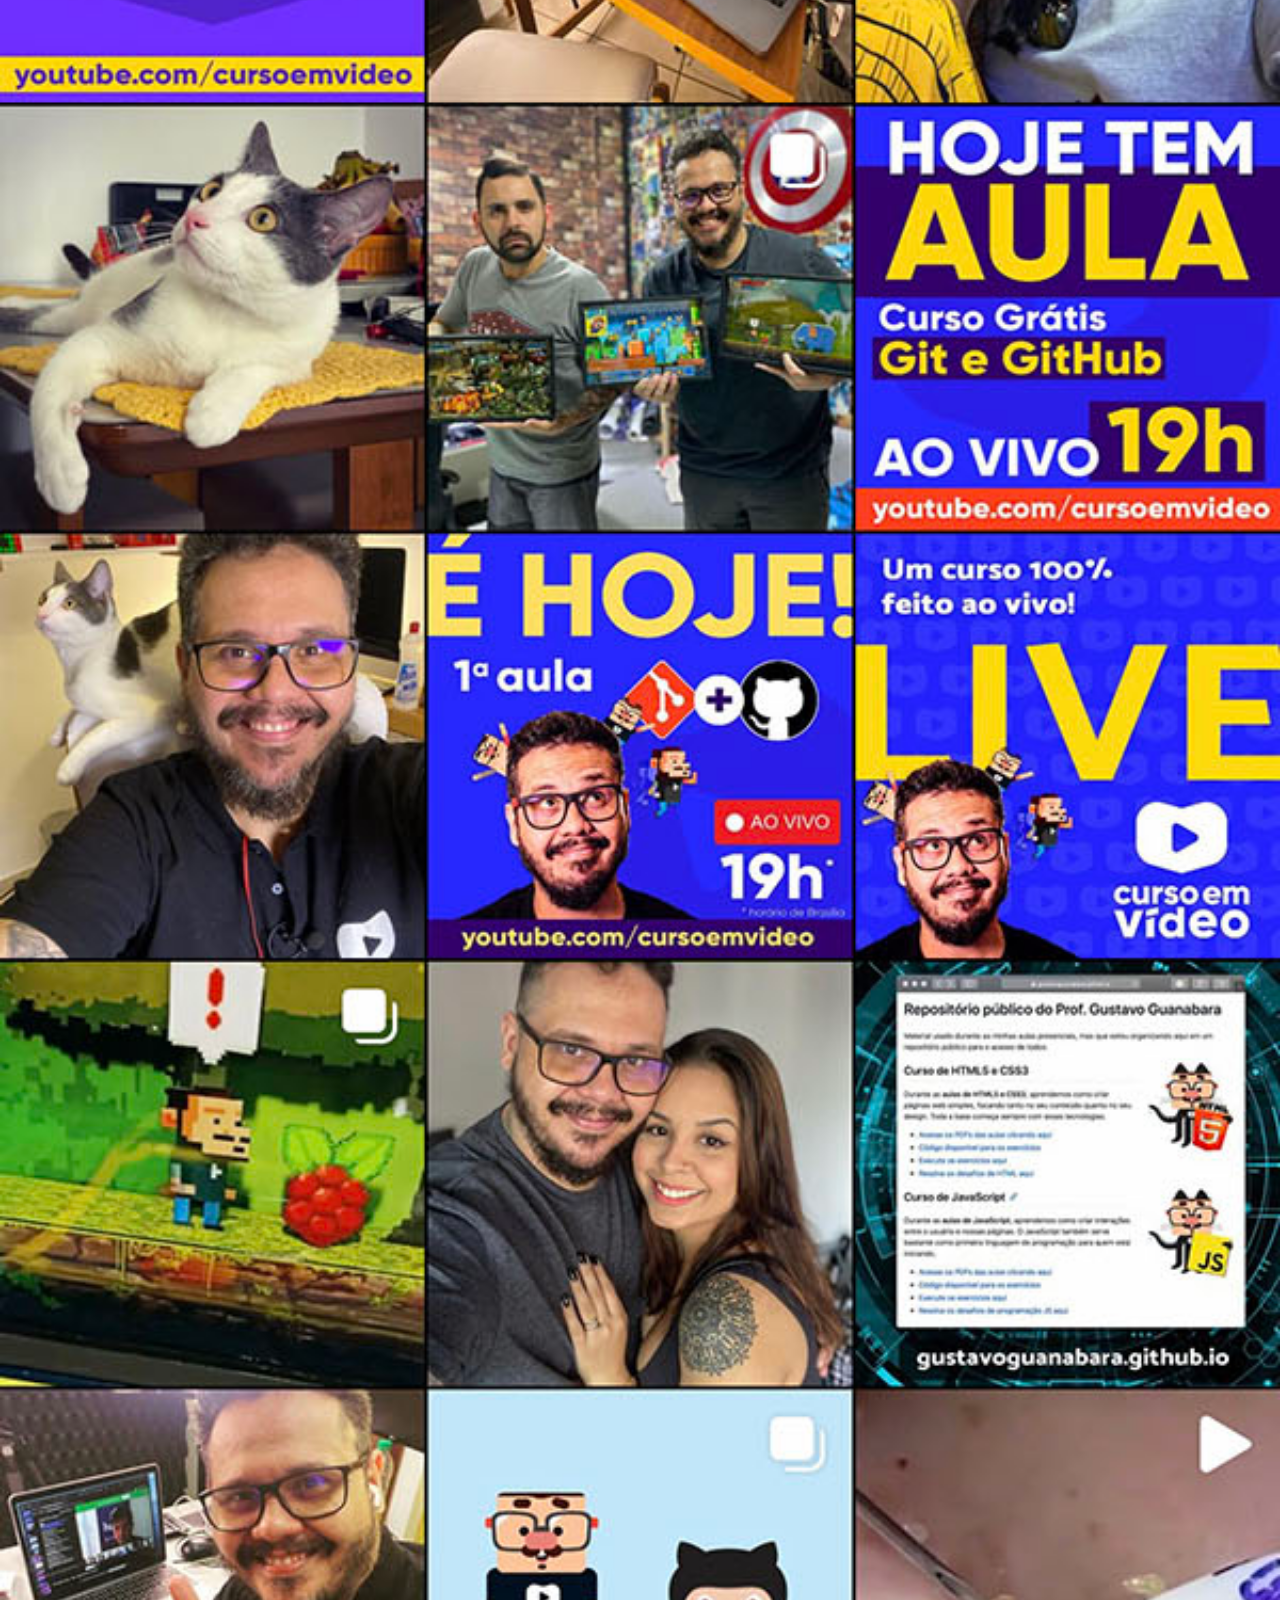
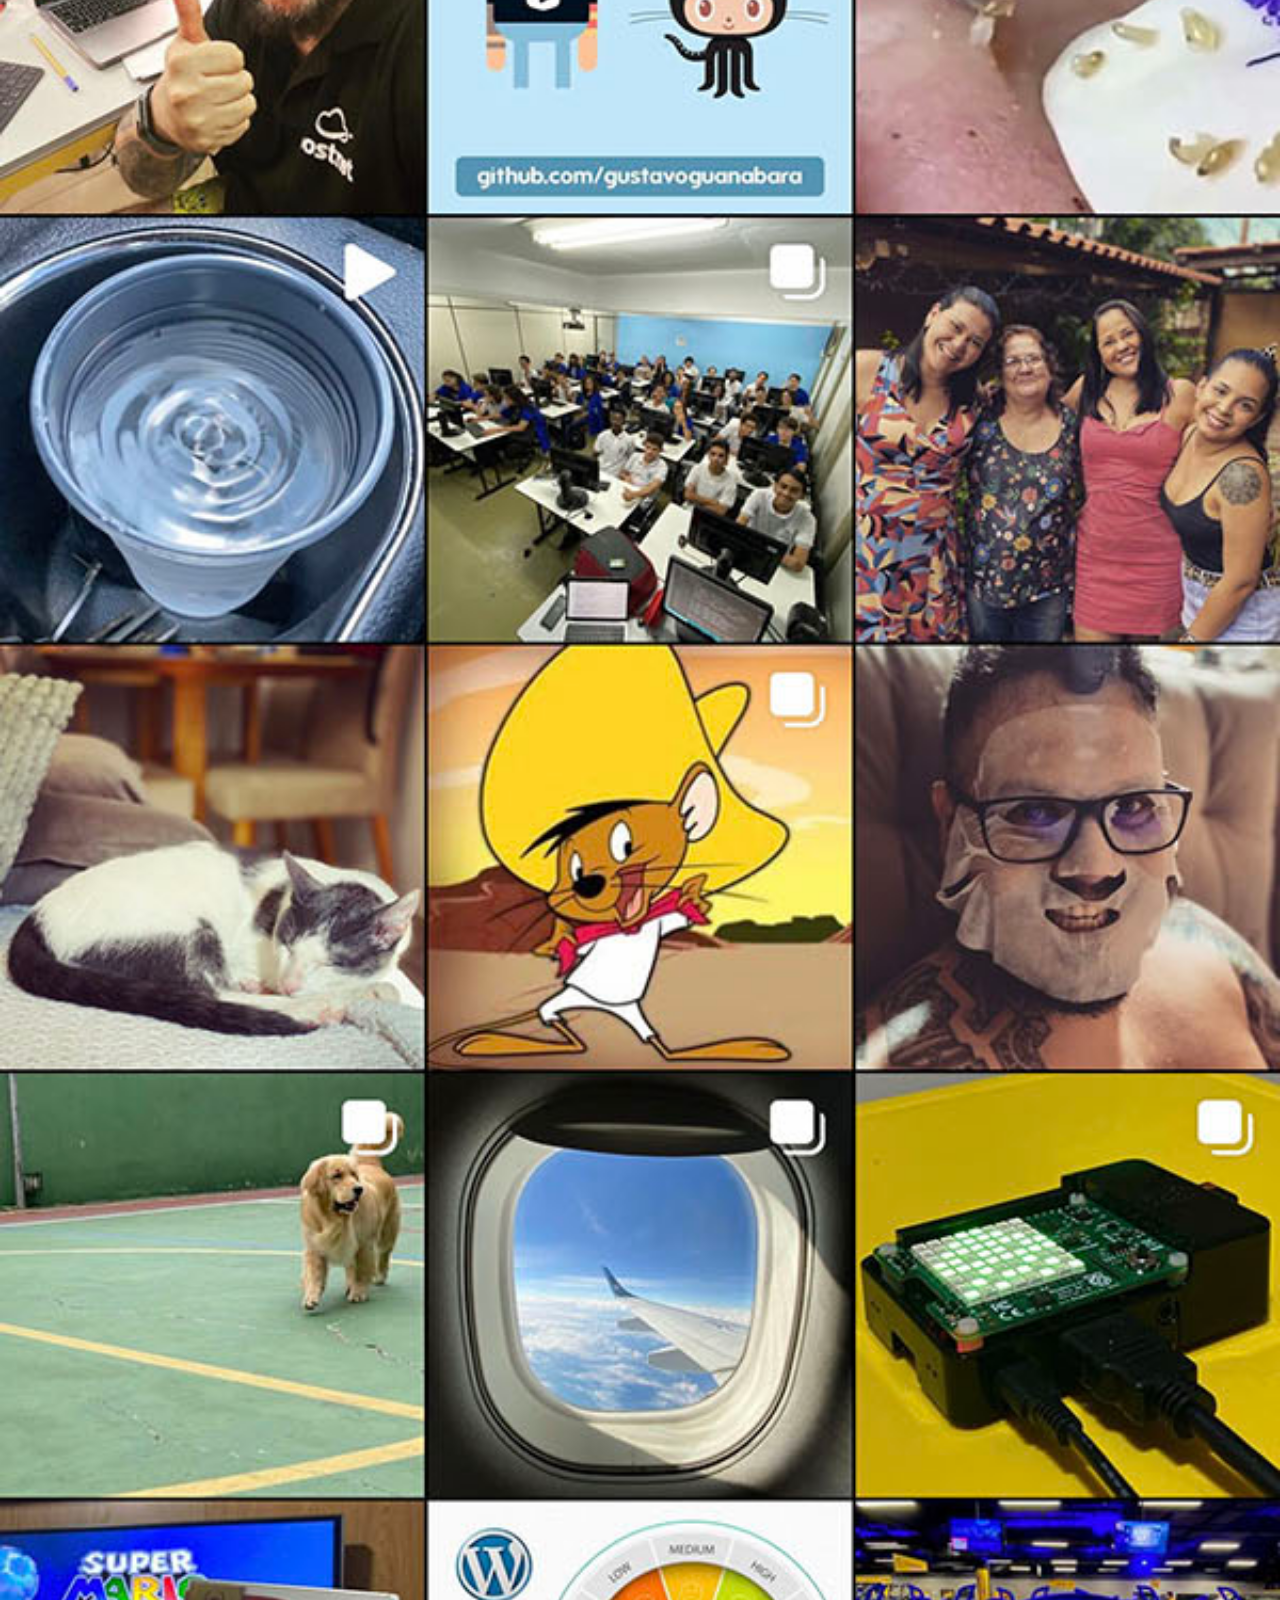
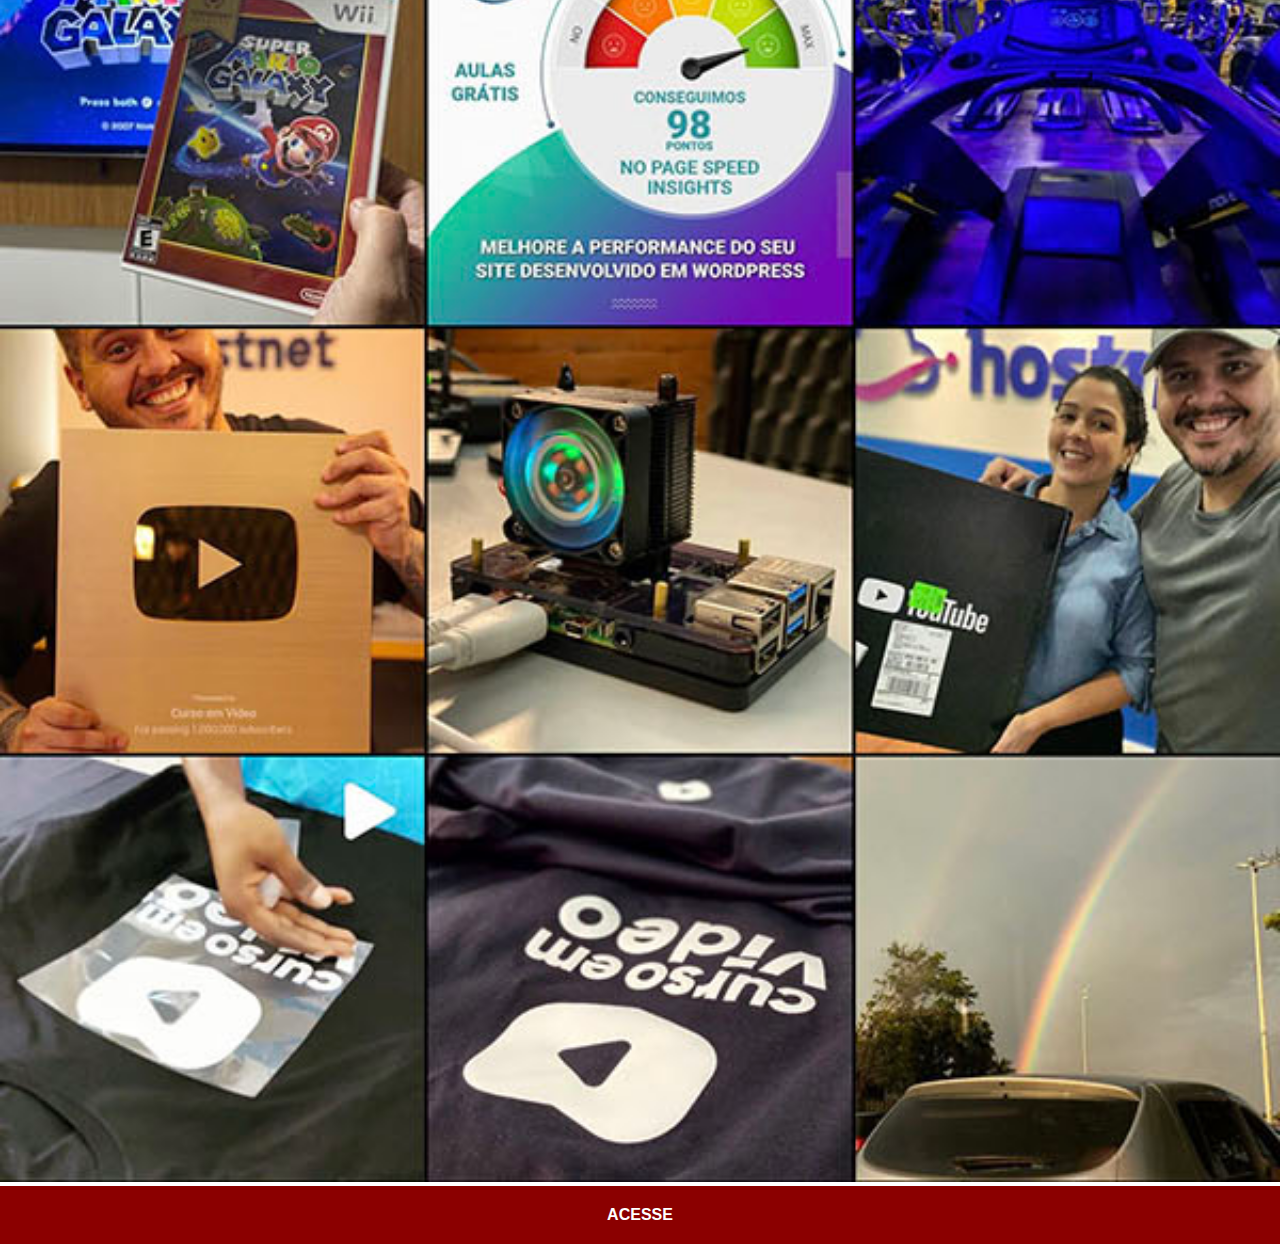
<file: instagram.html>
<!DOCTYPE html>
<html lang="pt-br">
<head>
    <meta charset="UTF-8">
    <meta name="viewport" content="width=device-width, initial-scale=1.0">
    <title>Instagram</title>
    <link rel="stylesheet" href="estilos/social.css">
</head>
<body>
    <img src="imagens/tela-instagram.jpg" alt="Instagram">
    <a href="https://www.instagram.com/gustavoguanabara/" target="_blank">ACESSE</a>
</body>
</html>
</file>
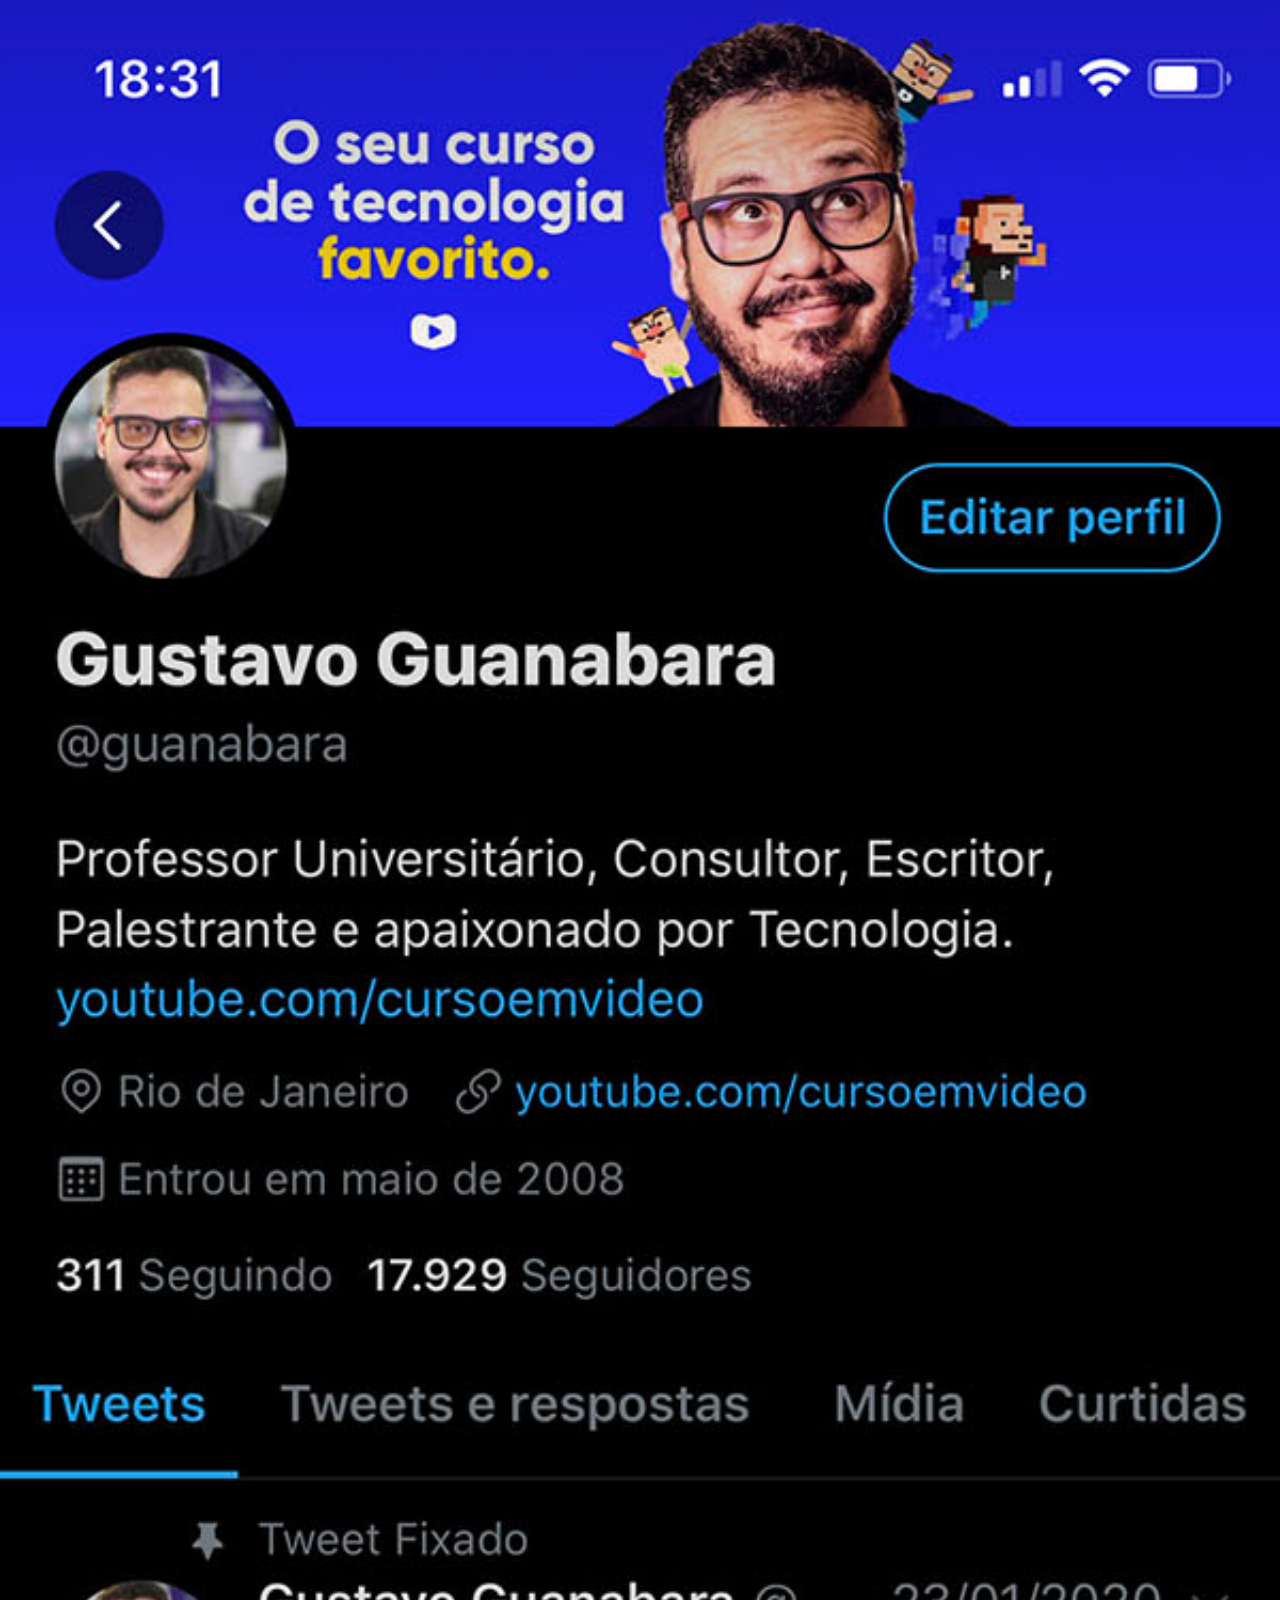
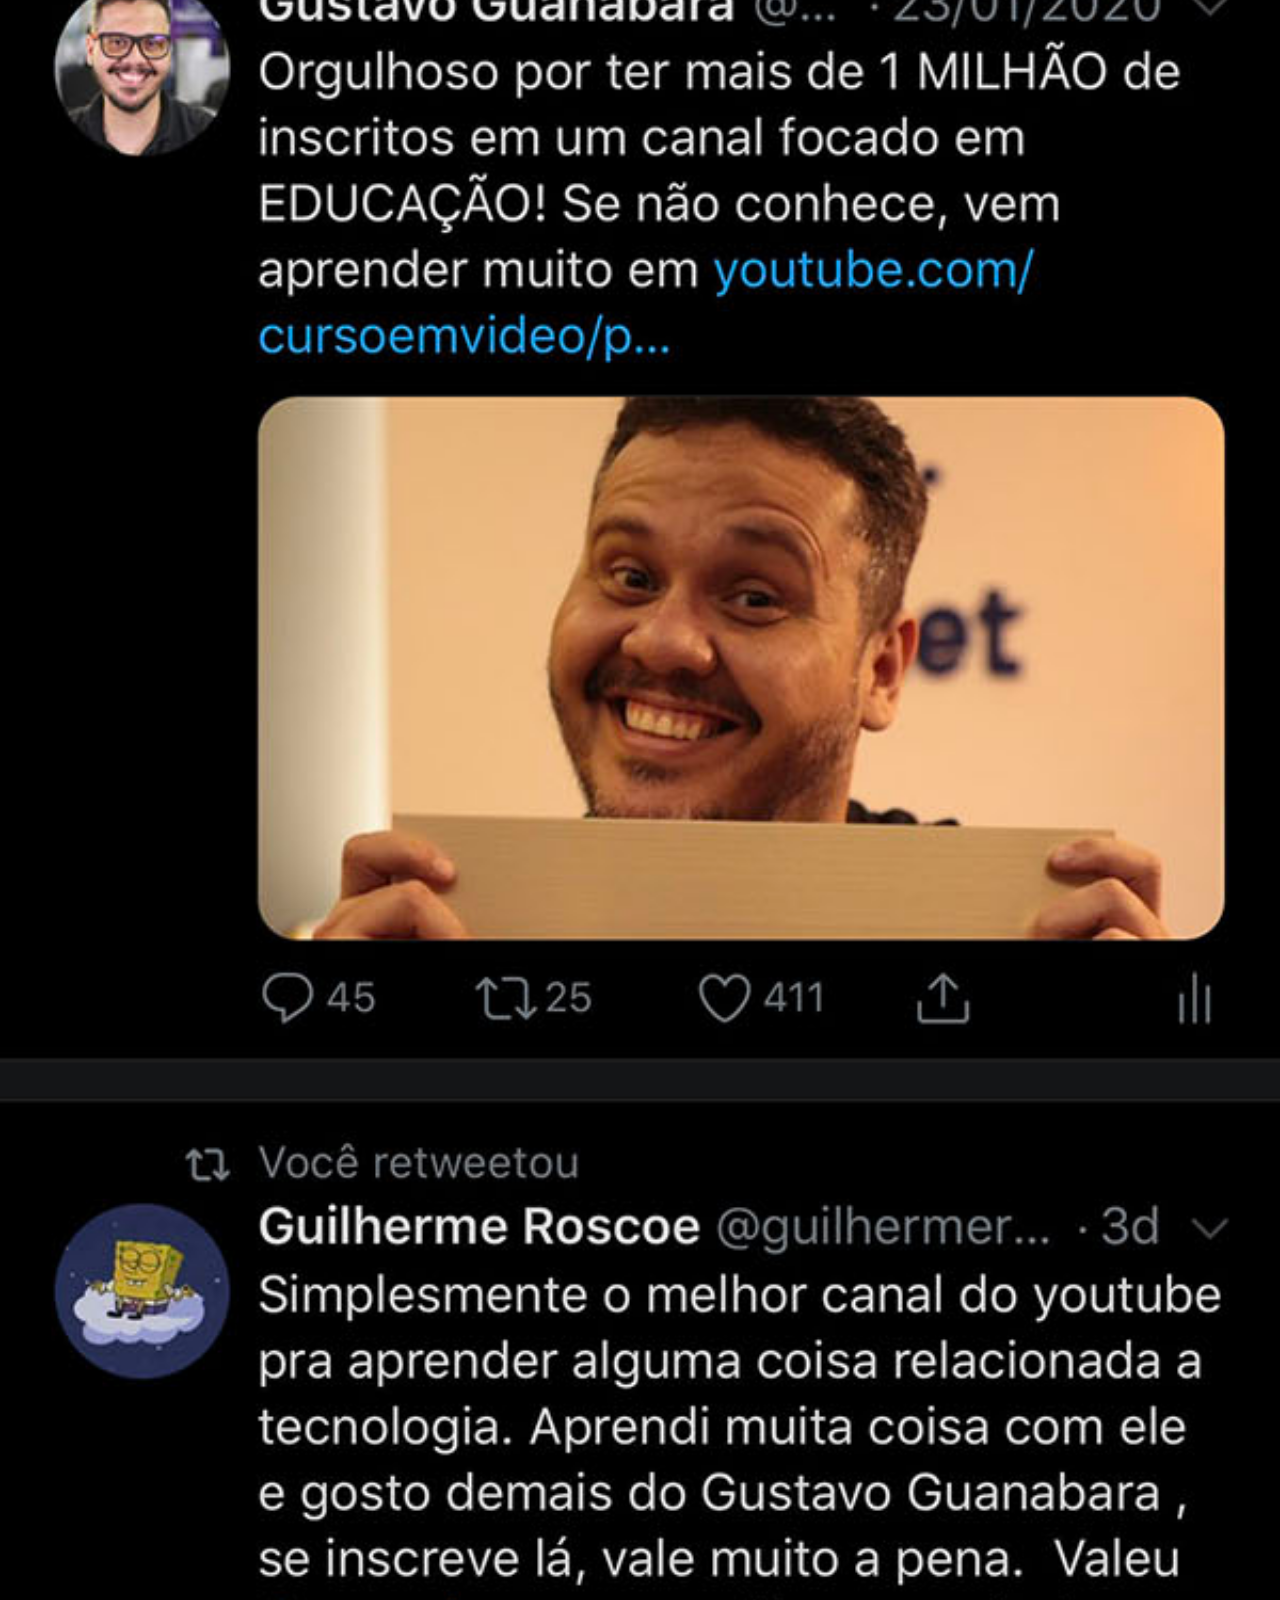
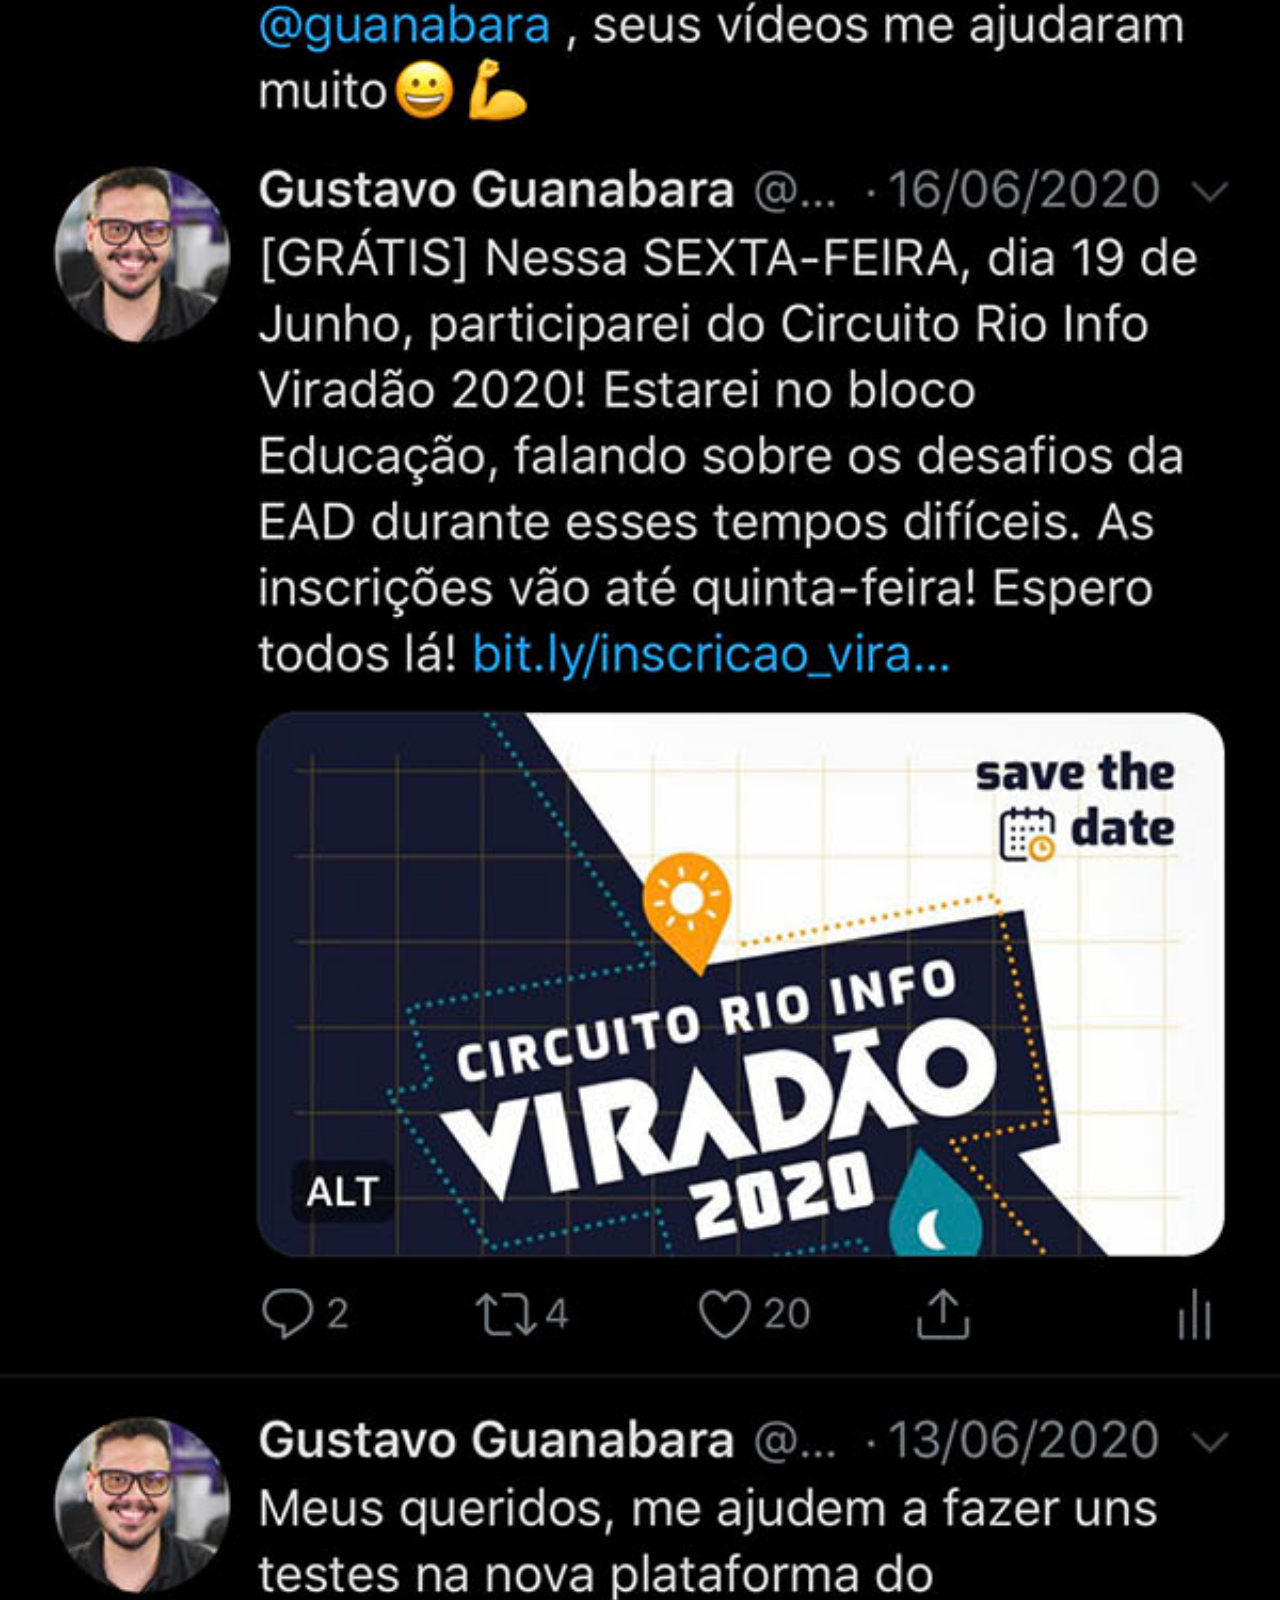
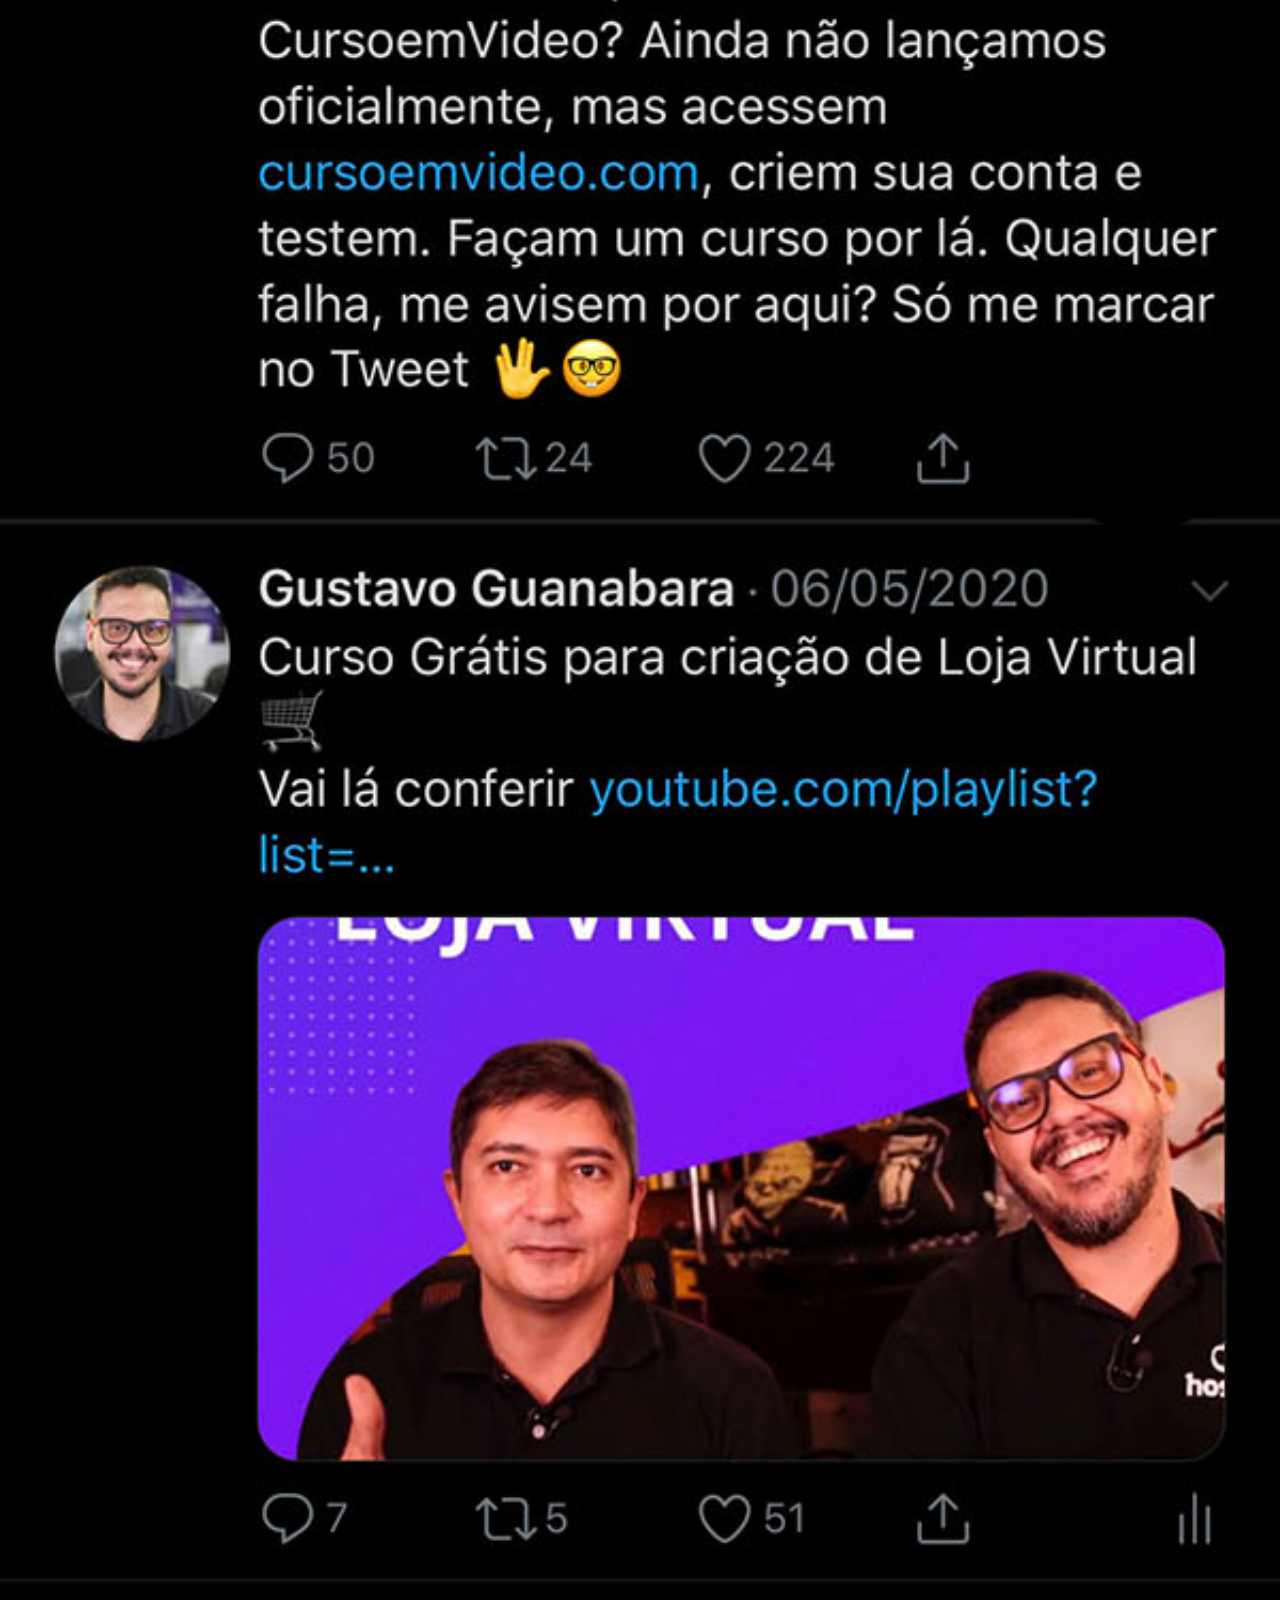
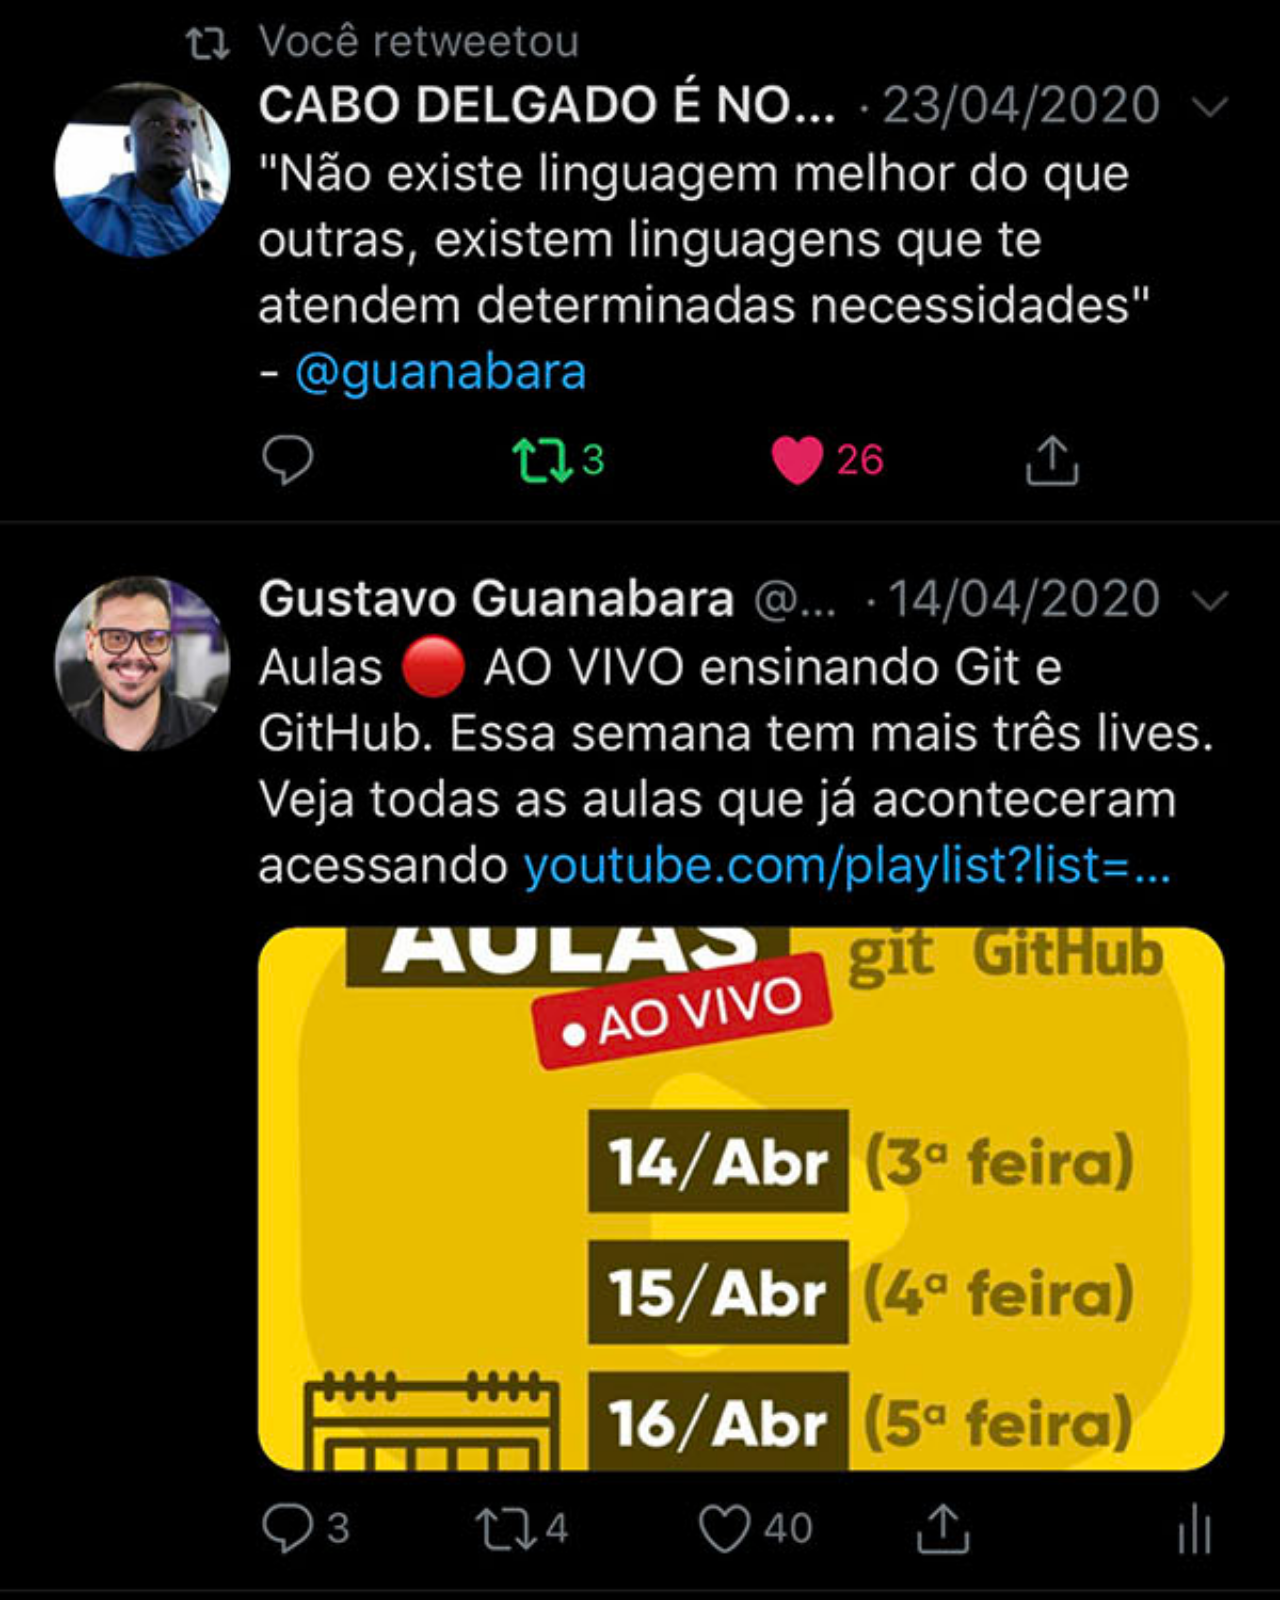
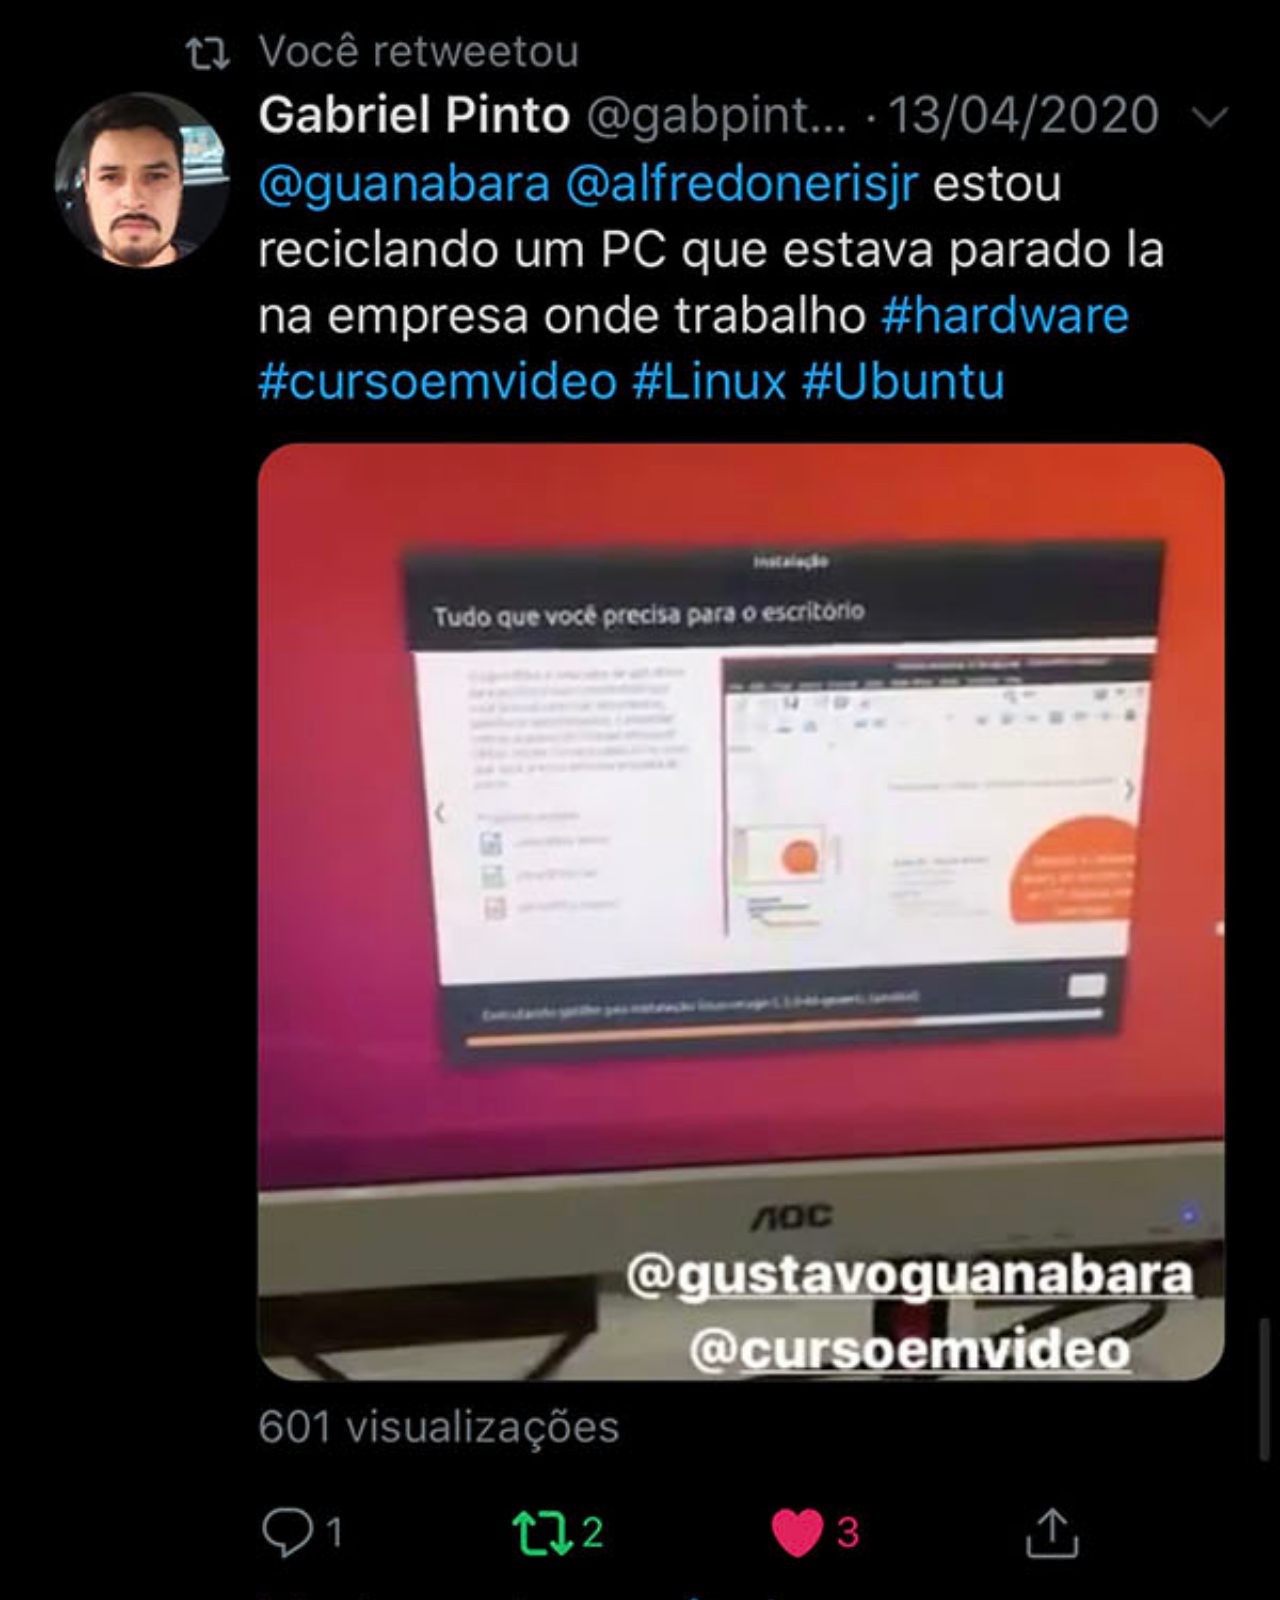
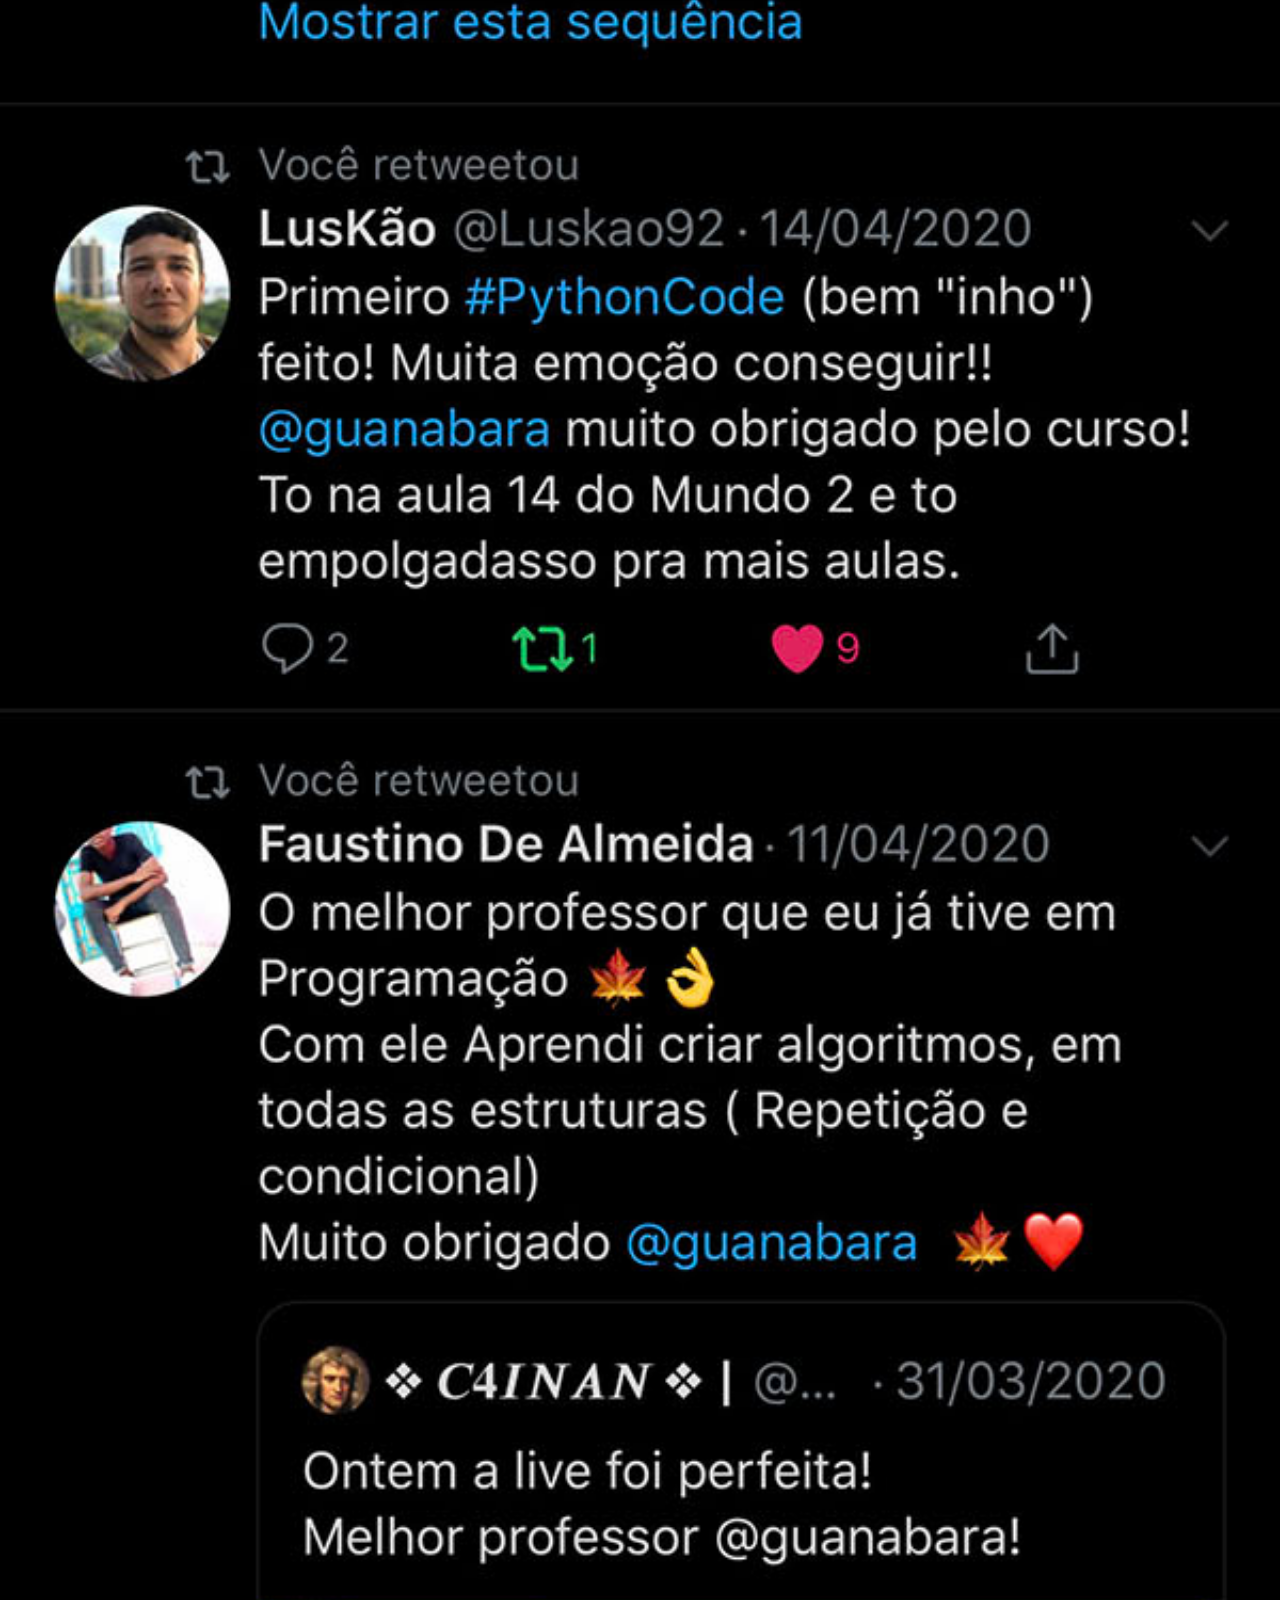
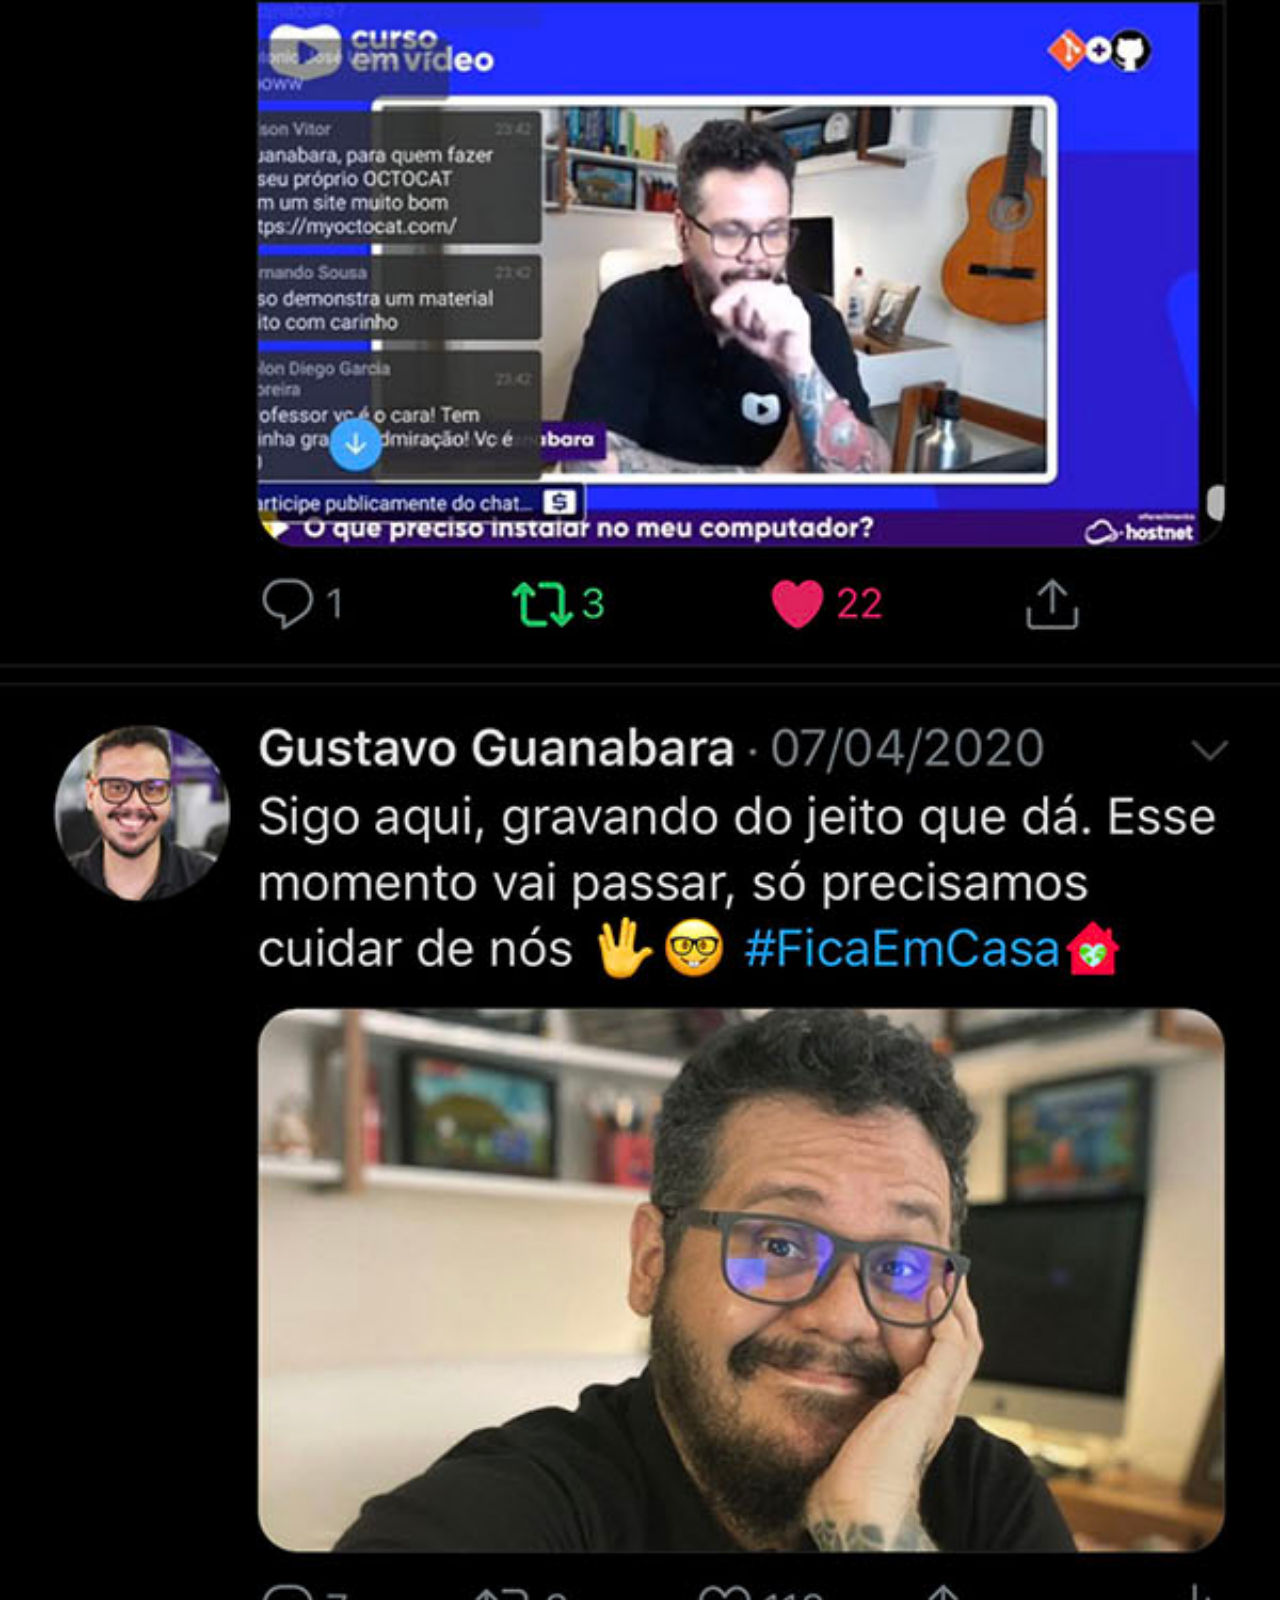
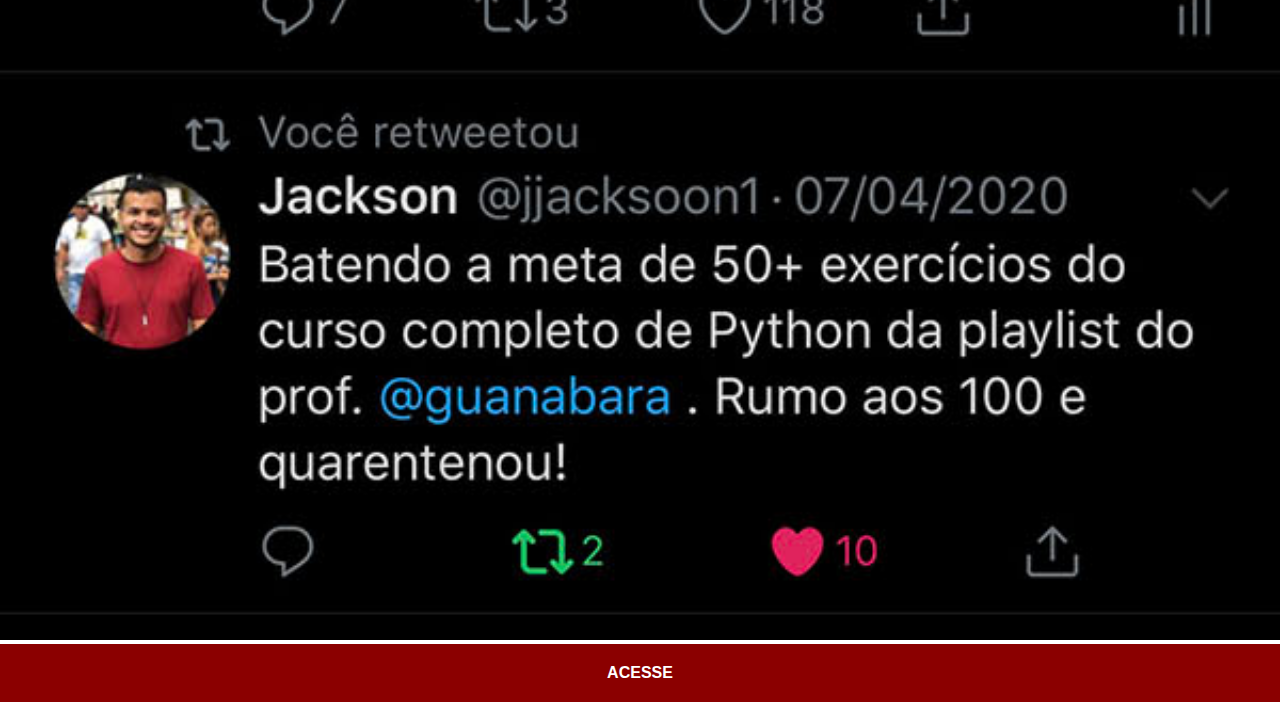
<file: twitter.html>
<!DOCTYPE html>
<html lang="pt-br">
<head>
    <meta charset="UTF-8">
    <meta name="viewport" content="width=device-width, initial-scale=1.0">
    <title>Twitter</title>
    <link rel="stylesheet" href="/estilos/social.css">
</head>
<body>
    <img src="imagens/tela-twitter.jpg" alt="Twitter">
    <a href="https://twitter.com/guanabara">ACESSE</a>
</body>
</html>
</file>
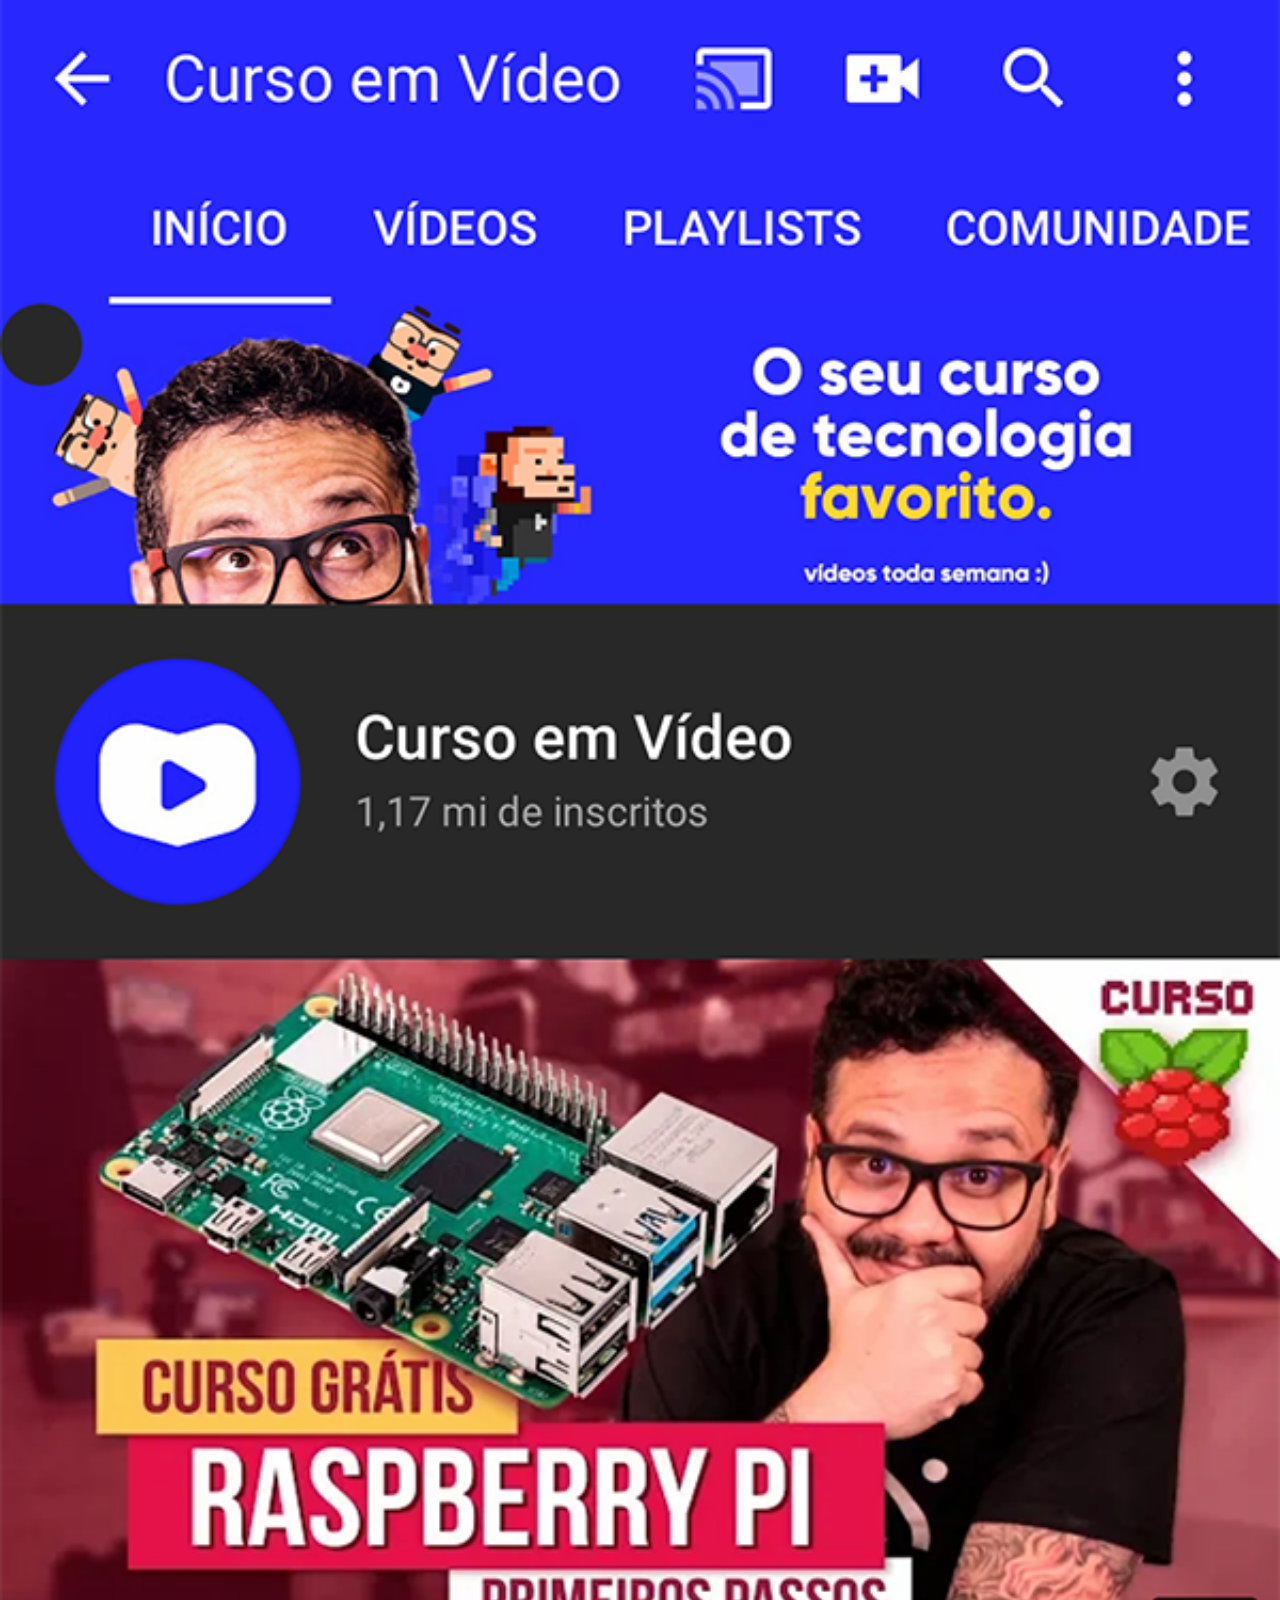
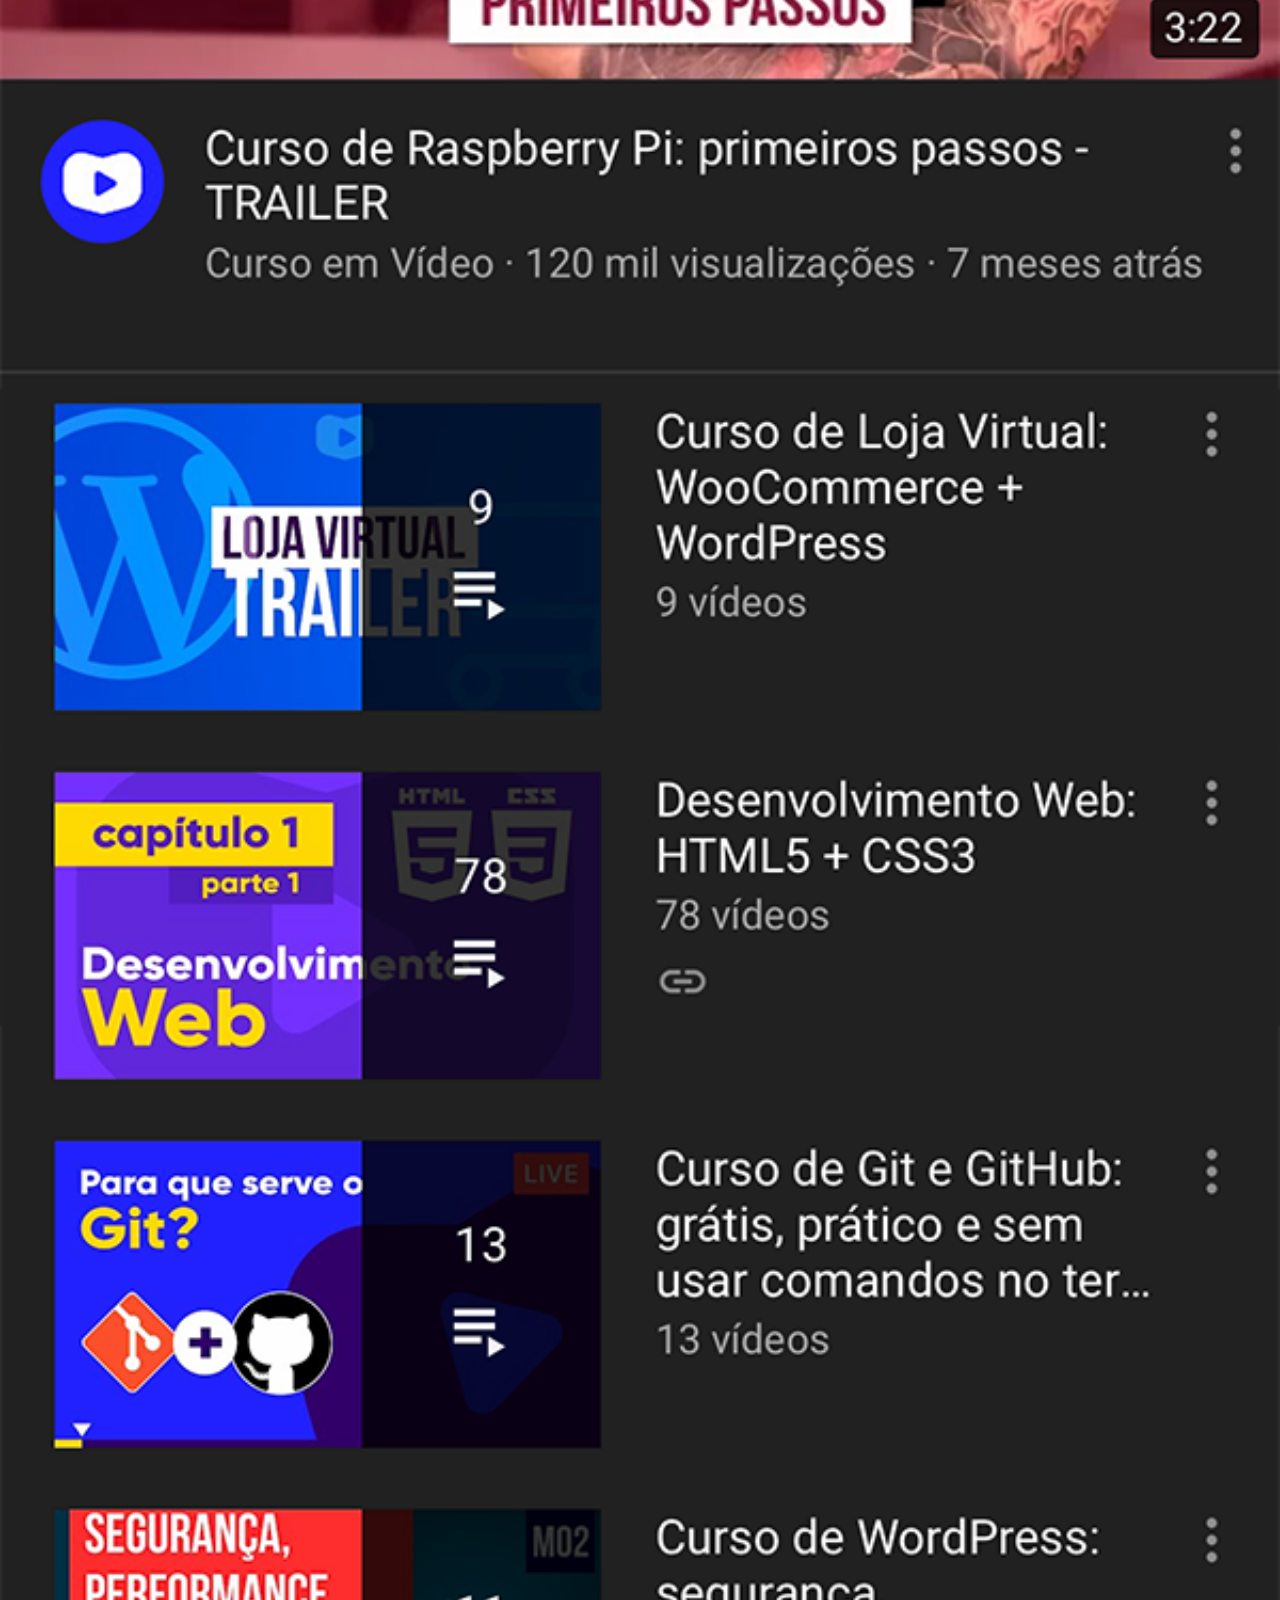
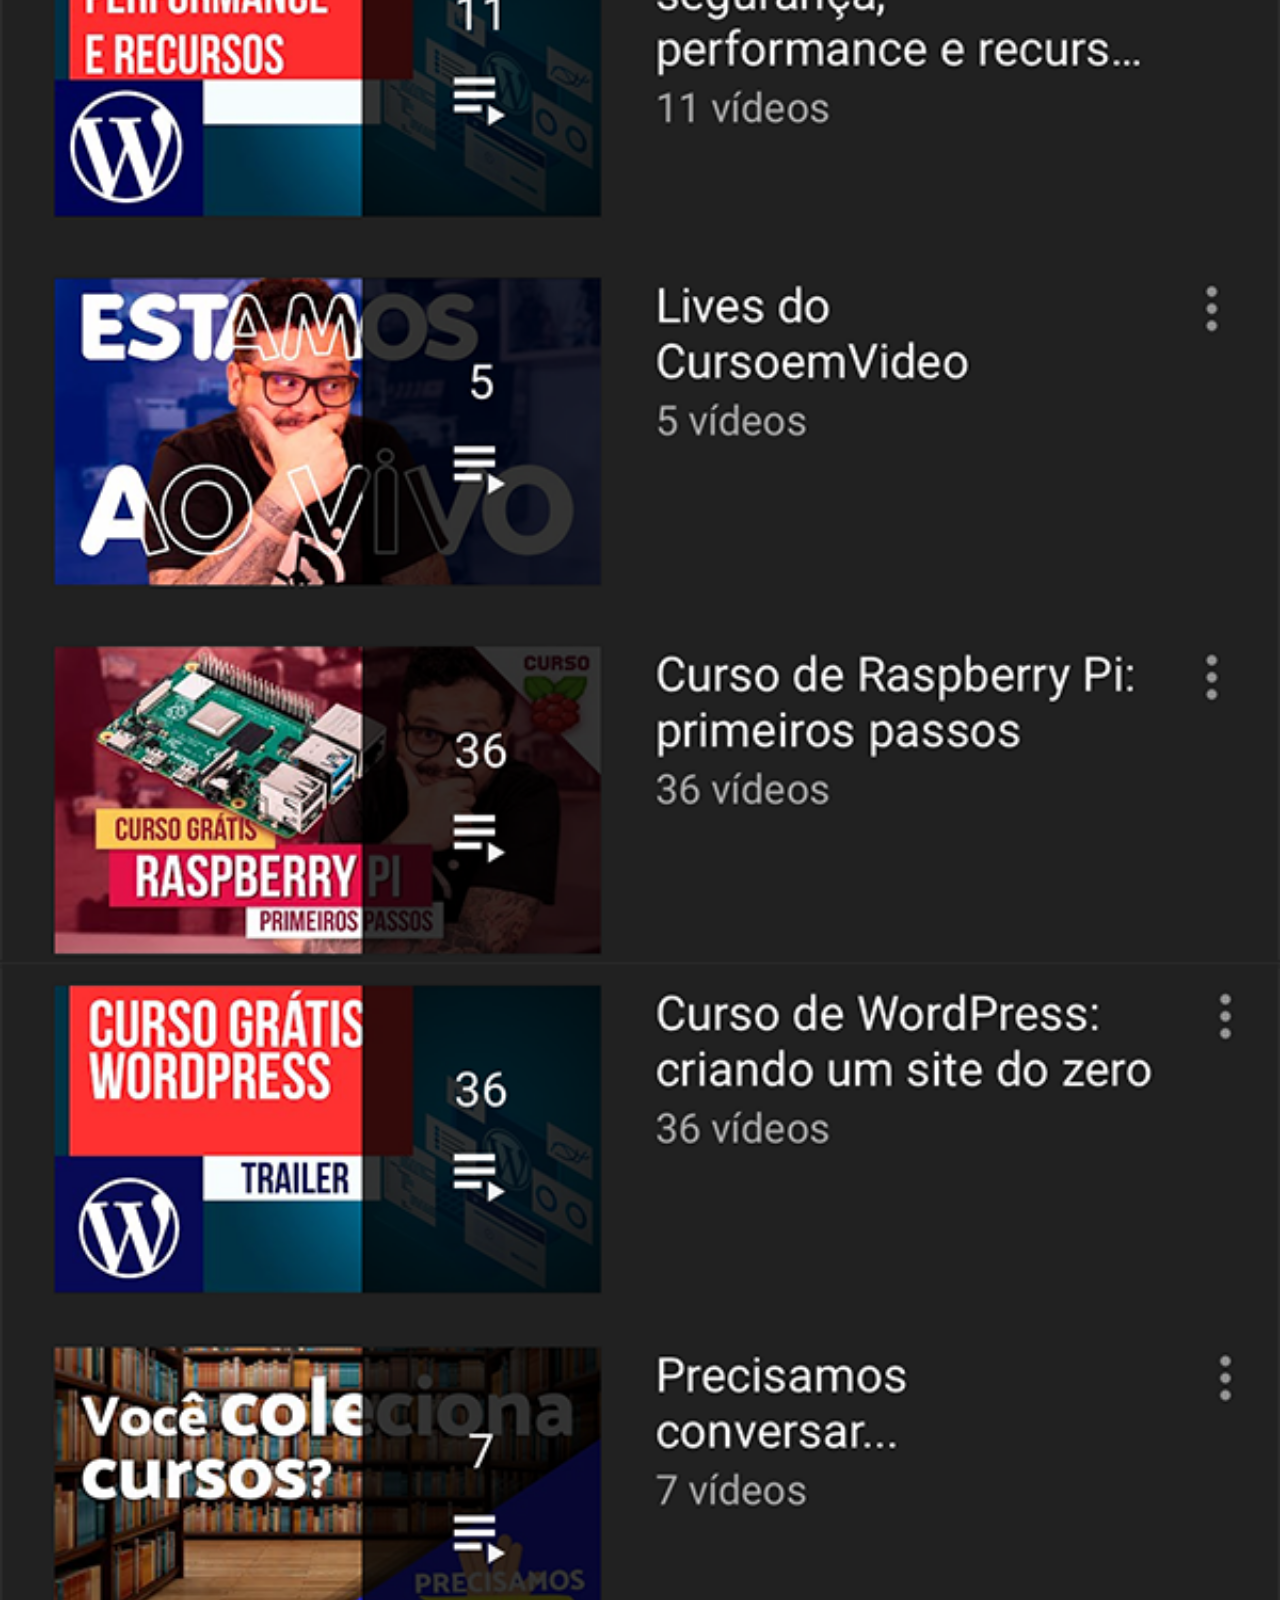
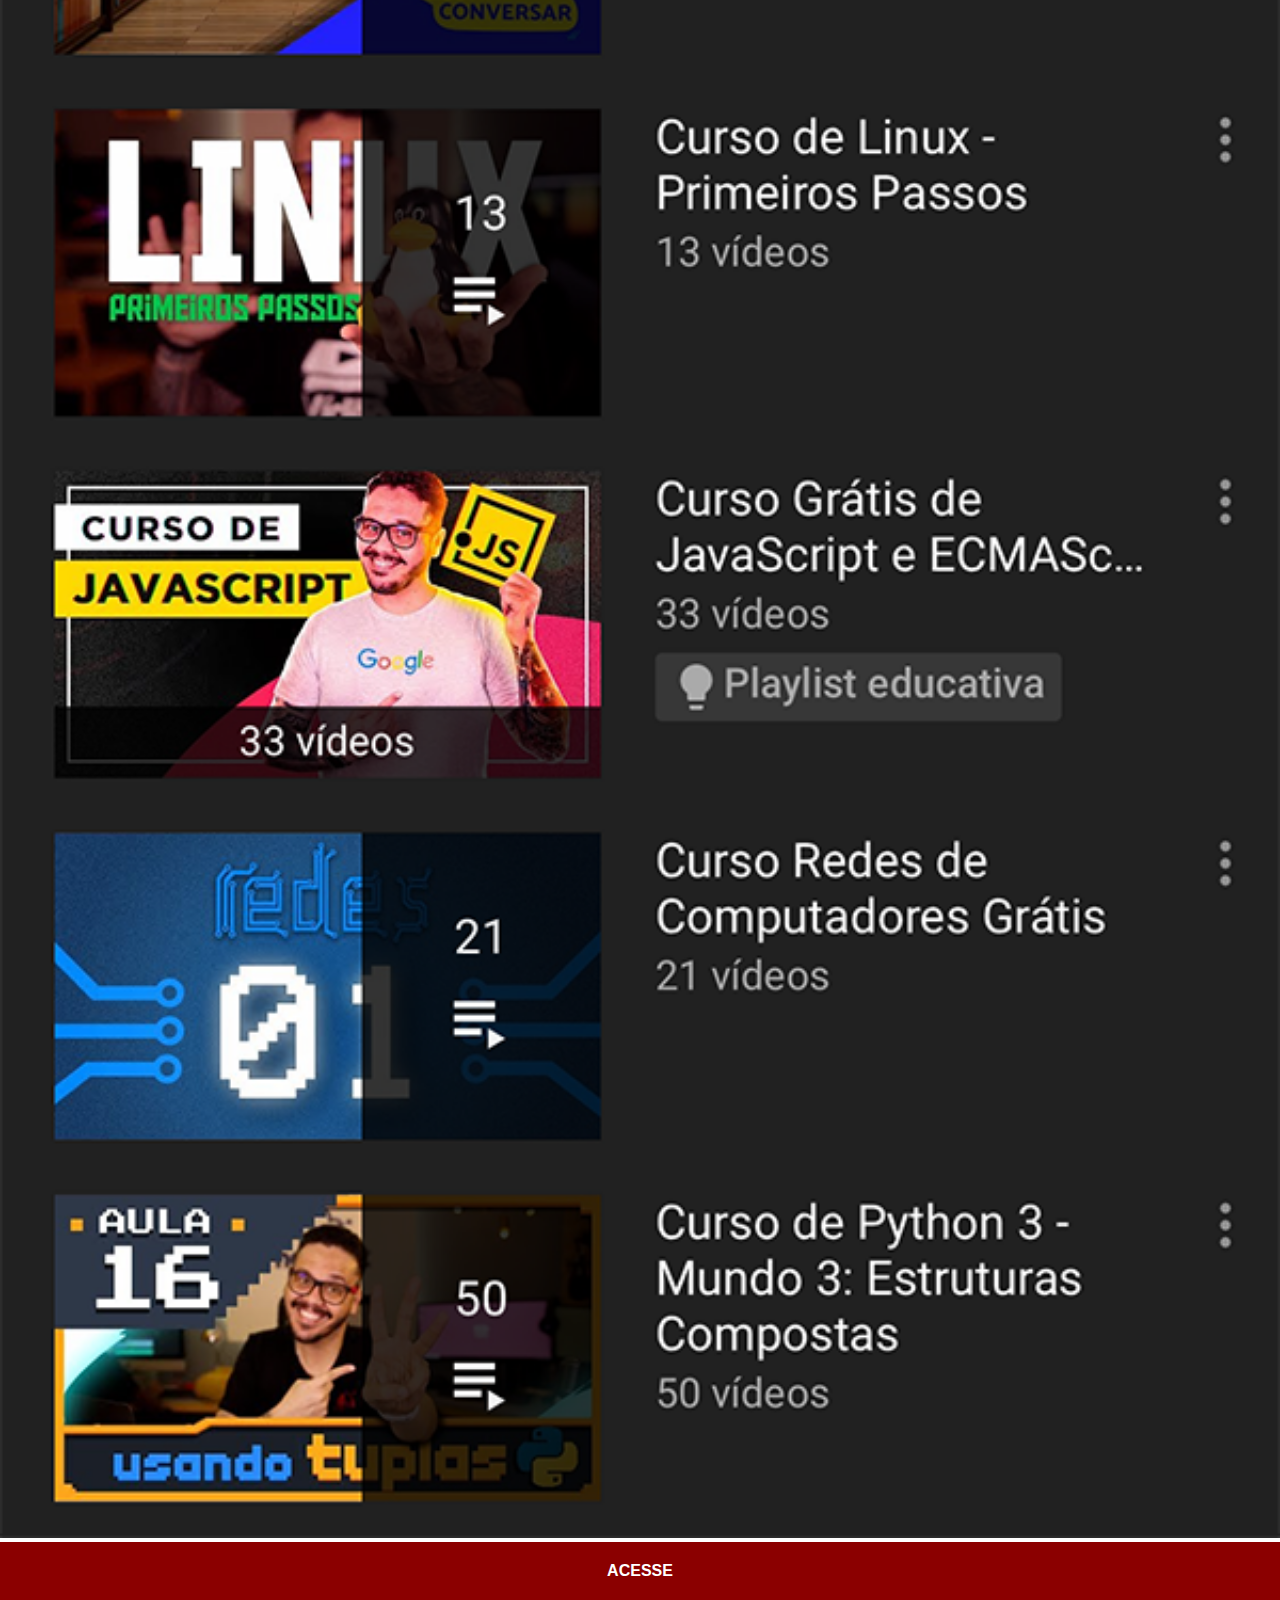
<file: youtube.html>
<!DOCTYPE html>
<html lang="pt-br">
<head>
    <meta charset="UTF-8">
    <meta name="viewport" content="width=device-width, initial-scale=1.0">
    <title>Youtube</title>
    <style>
        *{
            margin:0;
            padding: 0;
            font-family: Arial, Helvetica, sans-serif;
        }

        ::-webkit-scrollbar{
            width: 0;
            height: 0;
        }
        img{
            width: 100vw;
        }

        a{
            display: block;
            background-color: darkred;
            padding: 20px;
            text-align: center;
            font-weight: bolder;
            text-decoration: none;
            color: white;
        }

        a:hover{
            background-color: red;
        }
    </style>
</head>
<body>
    <img src="imagens/tela-youtube.png" alt="YouTube">
    <a href="https://www.youtube.com/cursoemvideo" target="_blank">ACESSE</a>
</body>
</html>
</file>
<file: estilos/style.css>
@charset "UTF-8";

*{
    margin: 0;
    padding: 0;
    font-family: Arial, Helvetica, sans-serif;
}
html, body{
    width: 100vw;
    height:  100vh;
    background: url('../imagens/fundo-madeira.jpg') no-repeat top center;
    background-size: cover;
    background-attachment: fixed;
}

main{
    height: 100vh;
    position: relative;
}

#telefone{
    position: absolute;
    top:50%;
    left: 50%;
    transform: translate(-50%, -50%);
    height: 627px;
    width: 311px;
    background: url('../imagens/frame-iphone.png') no-repeat;
    
}

#tela{
    position: relative;
    top: 80px;
    left: 22px;
    width: 267px;
    height: 471px;
}

.buttons{
    display: flex;
    flex-direction: column;
    text-align: right;
}

#redes-sociais img{
    width: 50px;
    height: 50px;
    margin: 10px;
    border-radius: 50%;
    box-shadow: 2px 2px 5px rgba(0, 0, 0, 0.400);
    box-sizing: border-box;
}

#redes-sociais img:hover{
    border: 2px solid rgba(255, 255, 255, 0.61);
    transform: translate(-3px, -3px);
    box-shadow: 5px 5px 10px rgba(0, 0, 0, 0.603);
    transition:  0.2s, border 0.2s;
}
</file>
<file: estilos/social.css>
@charset "UTF-8";

*{
    margin:0;
    padding: 0;
    font-family: Arial, Helvetica, sans-serif;
}

::-webkit-scrollbar{
    width: 0;
    height: 0;
}
img{
    width: 100vw;
}

a{
    display: block;
    background-color: darkred;
    padding: 20px;
    text-align: center;
    font-weight: bolder;
    text-decoration: none;
    color: white;
}

a:hover{
    background-color: red;
}
</file>
